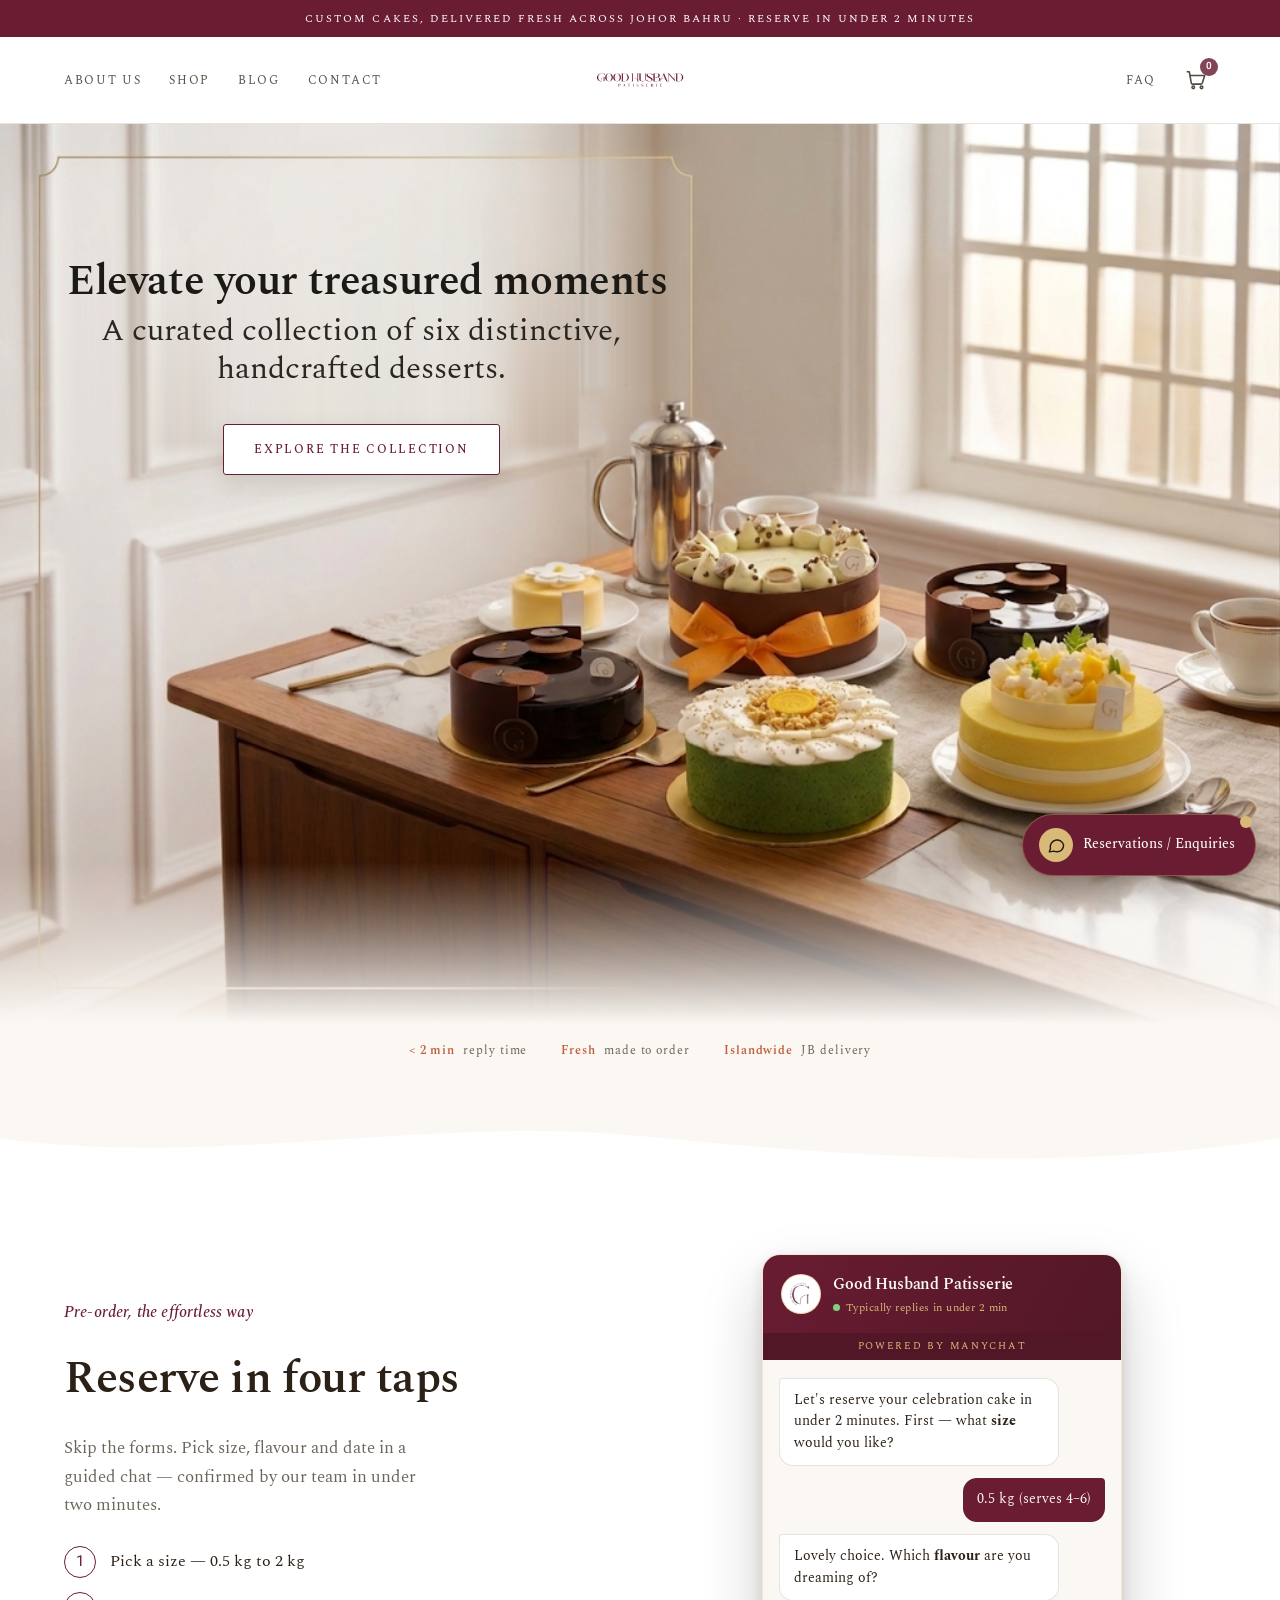
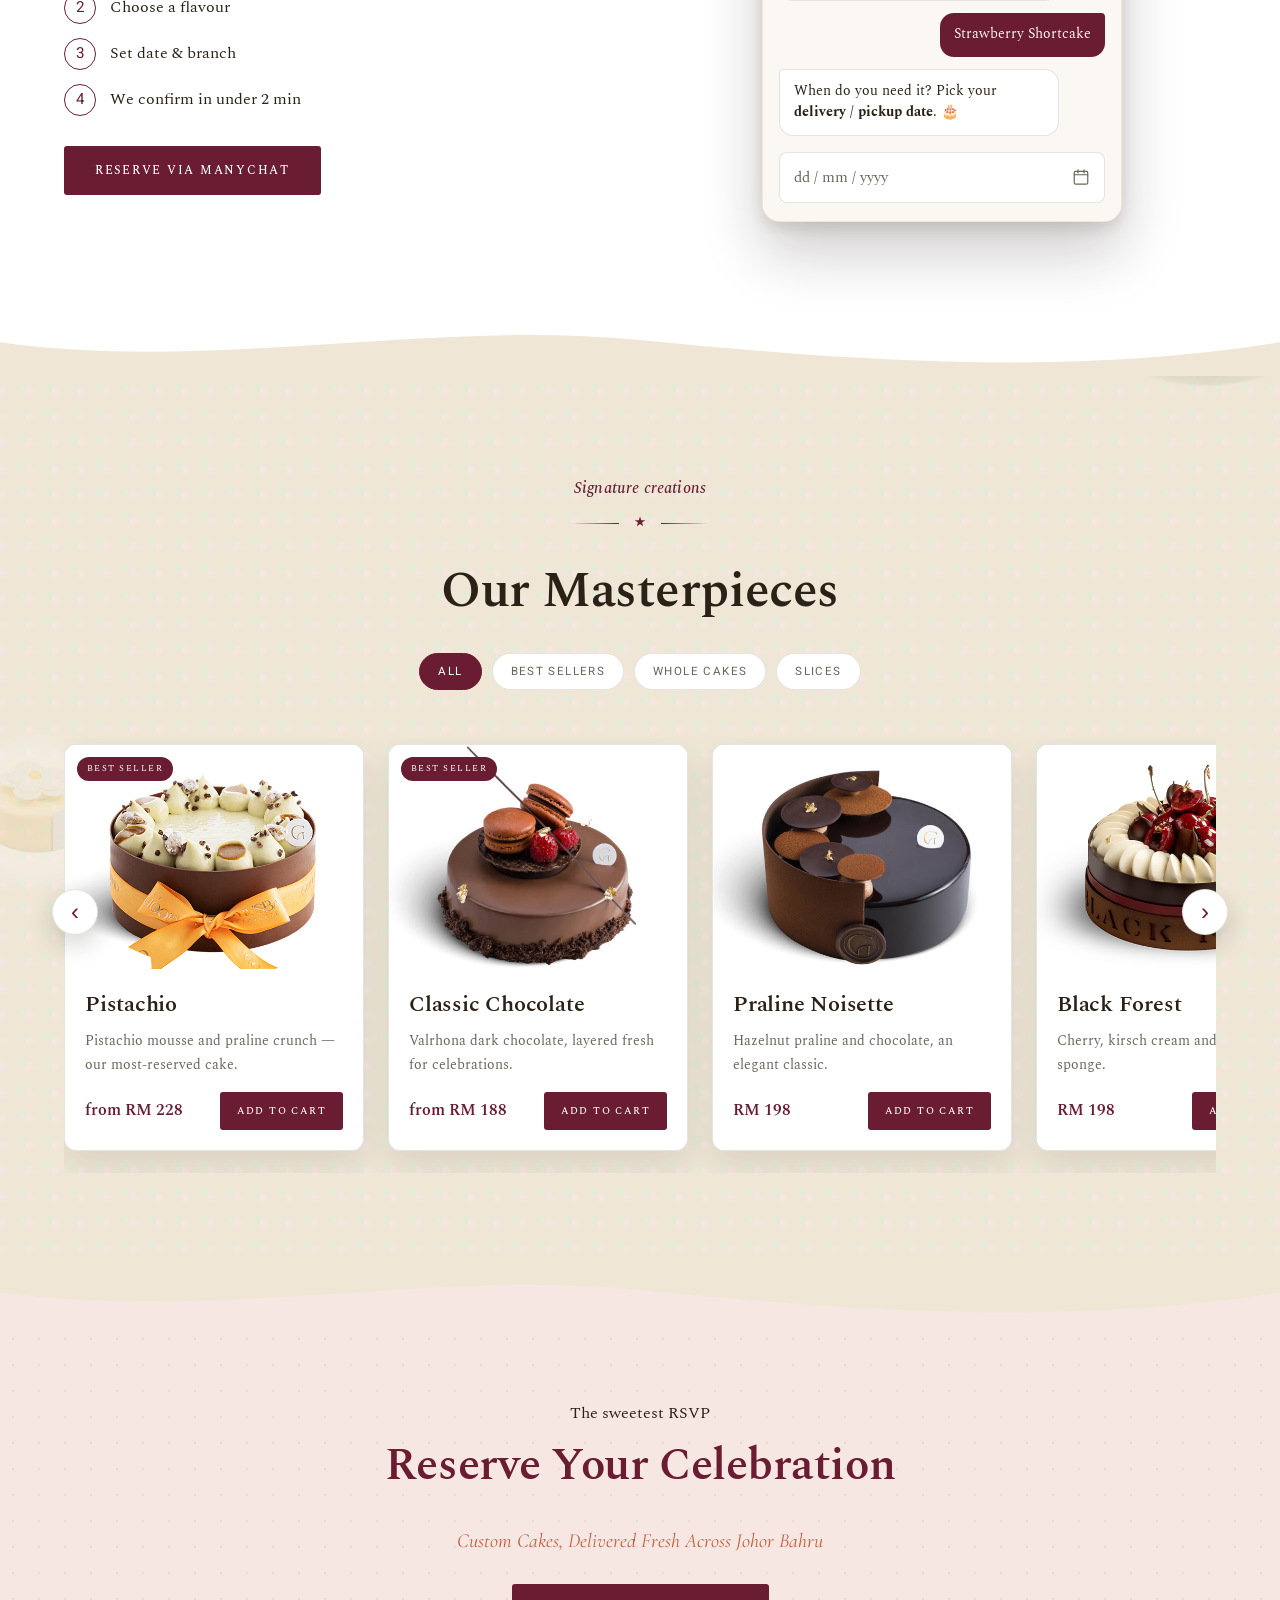
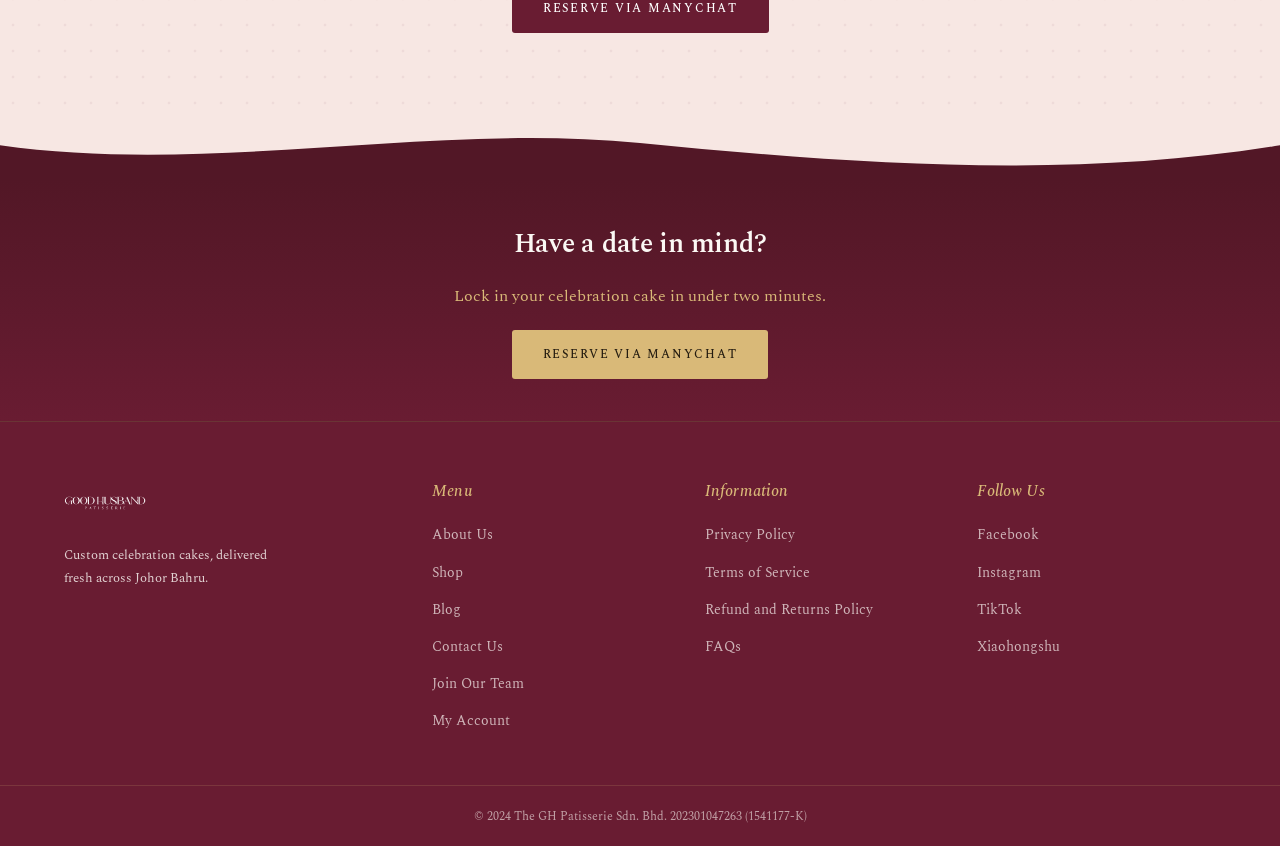
<file: index.html>
<!DOCTYPE html>
<html lang="en">
<head>
  <meta charset="UTF-8" />
  <meta name="viewport" content="width=device-width, initial-scale=1.0" />
  <title>Reserve Your Celebration — Good Husband Patisserie</title>
  <meta name="description" content="Custom Cakes, Delivered Fresh Across Johor Bahru. Reserve your celebration cake in under 2 minutes via ManyChat." />
  <link rel="preconnect" href="https://fonts.googleapis.com" />
  <link rel="preconnect" href="https://fonts.gstatic.com" crossorigin />
  <link href="https://fonts.googleapis.com/css2?family=Cormorant+Garamond:ital,wght@0,500;0,600;1,500;1,600&family=Heebo:wght@300;400;500;600;700&family=Spectral:ital,wght@0,300;0,400;0,500;0,600;1,400;1,500&display=swap" rel="stylesheet" />
  <link rel="stylesheet" href="assets/css/styles.css" />
</head>
<body>

  <div class="topbar">Custom Cakes, Delivered Fresh Across Johor Bahru · Reserve in under 2 minutes</div>

  <!-- NAV -->
  <header class="nav">
    <div class="nav__inner">
      <nav class="nav__links" aria-label="Primary">
        <a href="about.html">About Us</a>
        <a href="shop.html">Shop</a>
        <a href="blog.html">Blog</a>
        <a href="#" onclick="openContact(); return false;">Contact</a>
      </nav>
      <div class="nav__brand">
        <a href="index.html"><img src="assets/img/logo-dark.png" alt="Good Husband Patisserie" /></a>
      </div>
      <div class="nav__right">
        <a href="faq.html" class="icon-link">FAQ</a>
        <button class="nav__toggle" aria-label="Menu">&#9776;</button>
      </div>
    </div>
  </header>

  <!-- HERO — imported from Design (Hero.dc.html): clean scene + gold frame + live copy -->
  <section class="hero">
    <div class="hero-shot">
      <img class="hero-shot__img" src="assets/img/hero-scene.png" width="1024" height="719"
           alt="A curated collection of six distinctive, handcrafted desserts arranged on a wooden sideboard by a sunlit window" />

      <!-- Live copy + Explore CTA -->
      <div class="hero-copy reveal">
        <h1>Elevate your treasured moments</h1>
        <p>A curated collection of six distinctive,<br />handcrafted desserts.</p>
        <a href="shop.html" class="btn hero-explore">Explore the Collection</a>
      </div>
    </div>
    <div class="hero__trust reveal">
      <span><b>&lt; 2 min</b> reply time</span>
      <span><b>Fresh</b> made to order</span>
      <span><b>Islandwide</b> JB delivery</span>
    </div>
  </section>

  <!-- wave: hero (cream) → pre-order (white) -->
  <div class="wave wave--cream-paper">
    <svg viewBox="0 0 1440 64" preserveAspectRatio="none" aria-hidden="true"><path d="M0,34 C240,60 480,14 720,32 C960,50 1200,64 1440,34 L1440,64 L0,64 Z"></path></svg>
  </div>

  <!-- PRE-ORDER — concise copy + floating chat mockup -->
  <section class="section section--paper" id="about">
    <div class="container">
      <div class="preorder">
        <div class="preorder__copy reveal reveal--left">
          <p class="eyebrow">Pre-order, the effortless way</p>
          <h2>Reserve in four taps</h2>
          <p class="preorder__lead">Skip the forms. Pick size, flavour and date in a guided chat — confirmed by our team in under two minutes.</p>
          <ol class="preorder__steps">
            <li><span>1</span> Pick a size — 0.5&nbsp;kg to 2&nbsp;kg</li>
            <li><span>2</span> Choose a flavour</li>
            <li><span>3</span> Set date &amp; branch</li>
            <li><span>4</span> We confirm in under 2&nbsp;min</li>
          </ol>
          <button class="btn btn-gold" onclick="openManyChat()">Reserve via ManyChat</button>
        </div>

        <div class="preorder__media reveal reveal--right">
          <div class="chat-mock" aria-hidden="true">
            <div class="chat-mock__head">
              <span class="chat-mock__avatar"><img src="assets/img/gh-mark.png" alt="Good Husband Patisserie" /></span>
              <div>
                <h4>Good Husband Patisserie</h4>
                <span class="chat-mock__status">Typically replies in under 2 min</span>
              </div>
            </div>
            <div class="chat-mock__brand">Powered by ManyChat</div>
            <div class="chat-mock__body">
              <div class="cm-msg cm-msg--bot">Let's reserve your celebration cake in under 2 minutes. First — what <b>size</b> would you like?</div>
              <div class="cm-msg cm-msg--user">0.5 kg (serves 4–6)</div>
              <div class="cm-msg cm-msg--bot">Lovely choice. Which <b>flavour</b> are you dreaming of?</div>
              <div class="cm-msg cm-msg--user">Strawberry Shortcake</div>
              <div class="cm-msg cm-msg--bot">When do you need it? Pick your <b>delivery / pickup date</b>. 🎂</div>
              <div class="cm-date">dd / mm / yyyy
                <svg viewBox="0 0 24 24" fill="none" stroke="currentColor" stroke-width="1.6" stroke-linecap="round" stroke-linejoin="round"><rect x="3" y="4.5" width="18" height="17" rx="2"/><path d="M3 9h18M8 2.5v4M16 2.5v4"/></svg>
              </div>
            </div>
          </div>
        </div>
      </div>
    </div>
  </section>

  <!-- wave: pre-order (white) → masterpieces (cream-deep) -->
  <div class="wave wave--paper-deep">
    <svg viewBox="0 0 1440 64" preserveAspectRatio="none" aria-hidden="true"><path d="M0,34 C240,60 480,14 720,32 C960,50 1200,64 1440,34 L1440,64 L0,64 Z"></path></svg>
  </div>

  <!-- OUR MASTERPIECES -->
  <section class="section tex-dots masterpieces" id="masterpieces">
    <div class="bake-orb" data-parallax="0.14" style="width:280px;height:280px;top:-80px;right:-70px;opacity:.22;"><img src="assets/img/ujicha.jpg" alt="" /></div>
    <div class="bake-orb" data-parallax="0.22" style="width:170px;height:170px;bottom:-30px;left:-50px;opacity:.2;"><img src="assets/img/yuzu-slice.jpg" alt="" /></div>
    <div class="container">
      <div class="section__head reveal">
        <p class="eyebrow">Signature creations</p>
        <div class="flourish"><svg viewBox="0 0 24 24" fill="currentColor"><path d="M12 2l1.6 4.9H19l-4.3 3.1 1.6 4.9L12 11.9 7.7 15l1.6-4.9L5 7h5.4L12 2z"/></svg></div>
        <h2>Our Masterpieces</h2>
        <div class="mp-filters" role="tablist" aria-label="Filter masterpieces">
          <button class="pill active" data-filter="all">All</button>
          <button class="pill" data-filter="best">Best Sellers</button>
          <button class="pill" data-filter="cakes">Whole Cakes</button>
          <button class="pill" data-filter="slices">Slices</button>
        </div>
      </div>

      <div class="mp-carousel reveal">
        <button class="mp-nav mp-nav--prev" type="button" aria-label="Previous">&#8249;</button>
        <div class="mp-track" data-stagger>

          <article class="mp-card" data-cat="cakes best">
            <a class="mp-card__photo" href="product.html"><img src="assets/img/pistachio.jpg" alt="Pistachio celebration cake" /><span class="mp-card__tag">Best Seller</span></a>
            <div class="mp-card__body">
              <h3><a href="product.html">Pistachio</a></h3>
              <p>Pistachio mousse and praline crunch — our most-reserved cake.</p>
              <div class="mp-card__foot">
                <span class="price">from RM 228</span>
                <button class="btn btn-gold" data-add data-name="Pistachio" data-price="228">Add to Cart</button>
              </div>
            </div>
          </article>

          <article class="mp-card" data-cat="cakes best">
            <a class="mp-card__photo" href="product.html"><img src="assets/img/classic-chocolate.jpg" alt="Classic Chocolate Cake" /><span class="mp-card__tag">Best Seller</span></a>
            <div class="mp-card__body">
              <h3><a href="product.html">Classic Chocolate</a></h3>
              <p>Valrhona dark chocolate, layered fresh for celebrations.</p>
              <div class="mp-card__foot">
                <span class="price">from RM 188</span>
                <button class="btn btn-gold" data-add data-name="Classic Chocolate" data-price="188">Add to Cart</button>
              </div>
            </div>
          </article>

          <article class="mp-card" data-cat="cakes">
            <a class="mp-card__photo" href="product.html"><img src="assets/img/pnc.jpg" alt="Praline Noisette Chocolat" /></a>
            <div class="mp-card__body">
              <h3><a href="product.html">Praline Noisette</a></h3>
              <p>Hazelnut praline and chocolate, an elegant classic.</p>
              <div class="mp-card__foot">
                <span class="price">RM 198</span>
                <button class="btn btn-gold" data-add data-name="Praline Noisette" data-price="198">Add to Cart</button>
              </div>
            </div>
          </article>

          <article class="mp-card" data-cat="cakes">
            <a class="mp-card__photo" href="product.html"><img src="assets/img/blackforest.jpg" alt="Black Forest cake" /></a>
            <div class="mp-card__body">
              <h3><a href="product.html">Black Forest</a></h3>
              <p>Cherry, kirsch cream and dark chocolate sponge.</p>
              <div class="mp-card__foot">
                <span class="price">RM 198</span>
                <button class="btn btn-gold" data-add data-name="Black Forest" data-price="198">Add to Cart</button>
              </div>
            </div>
          </article>

          <article class="mp-card" data-cat="cakes">
            <a class="mp-card__photo" href="product.html"><img src="assets/img/ujicha.jpg" alt="Ujicha Matcha cake" /></a>
            <div class="mp-card__body">
              <h3><a href="product.html">Ujicha Matcha</a></h3>
              <p>Kyoto matcha mousse with a delicate azuki heart.</p>
              <div class="mp-card__foot">
                <span class="price">RM 208</span>
                <button class="btn btn-gold" data-add data-name="Ujicha Matcha" data-price="208">Add to Cart</button>
              </div>
            </div>
          </article>

          <article class="mp-card" data-cat="slices">
            <a class="mp-card__photo" href="product.html"><img src="assets/img/yuzu-slice.jpg" alt="Yuzu Blossom slice" /></a>
            <div class="mp-card__body">
              <h3><a href="product.html">Yuzu Blossom Slice</a></h3>
              <p>Bright yuzu curd on almond sponge, by the slice.</p>
              <div class="mp-card__foot">
                <span class="price">RM 42</span>
                <button class="btn btn-gold" data-add data-name="Yuzu Blossom Slice" data-price="42">Add to Cart</button>
              </div>
            </div>
          </article>

          <article class="mp-card" data-cat="slices">
            <a class="mp-card__photo" href="product.html"><img src="assets/img/taro-slice.jpg" alt="Taro Pudding slice" /></a>
            <div class="mp-card__body">
              <h3><a href="product.html">Taro Pudding Slice</a></h3>
              <p>Silky taro cream over a soft vanilla base.</p>
              <div class="mp-card__foot">
                <span class="price">RM 38</span>
                <button class="btn btn-gold" data-add data-name="Taro Pudding Slice" data-price="38">Add to Cart</button>
              </div>
            </div>
          </article>

        </div>
        <button class="mp-nav mp-nav--next" type="button" aria-label="Next">&#8250;</button>
      </div>
    </div>
  </section>

  <!-- wave: masterpieces (cream-deep) → band (blush) -->
  <div class="wave wave--deep-blush">
    <svg viewBox="0 0 1440 64" preserveAspectRatio="none" aria-hidden="true"><path d="M0,34 C240,60 480,14 720,32 C960,50 1200,64 1440,34 L1440,64 L0,64 Z"></path></svg>
  </div>

  <!-- CAMPAIGN BAND -->
  <section class="band tex-dots" id="contact">
    <div class="bake-orb" data-parallax="0.16" style="width:200px;height:200px;top:-40px;left:8%;opacity:.22;"><img src="assets/img/classic-chocolate.jpg" alt="" /></div>
    <div class="bake-orb" data-parallax="0.24" style="width:150px;height:150px;bottom:-40px;right:10%;opacity:.2;"><img src="assets/img/viennoiseries.jpg" alt="" /></div>
    <div class="container" data-stagger>
      <span class="hero__pill reveal" style="margin-bottom:16px;">The sweetest RSVP</span>
      <h2 class="reveal">Reserve Your Celebration</h2>
      <p class="reveal">Custom Cakes, Delivered Fresh Across Johor Bahru</p>
      <button class="btn btn-gold reveal" onclick="openManyChat()">Reserve via ManyChat</button>
    </div>
  </section>

  <!-- wave: band (blush) → maroon footer -->
  <div class="wave wave--blush-maroon">
    <svg viewBox="0 0 1440 64" preserveAspectRatio="none" aria-hidden="true"><path d="M0,34 C240,60 480,14 720,32 C960,50 1200,64 1440,34 L1440,64 L0,64 Z"></path></svg>
  </div>

  <!-- FOOTER -->
  <footer class="footer">
    <div class="footer__cta">
      <h3>Have a date in mind?</h3>
      <p>Lock in your celebration cake in under two minutes.</p>
      <button class="btn btn-gold" onclick="openManyChat()" style="background:var(--gold-soft); color:var(--chocolate);">Reserve via ManyChat</button>
    </div>
    <div class="footer__cols">
      <div class="footer__brand">
        <img src="assets/img/logo-white.png" alt="Good Husband Patisserie" />
        <p>Custom celebration cakes, delivered fresh across Johor Bahru.</p>
      </div>
      <div>
        <h4>Menu</h4>
        <ul>
          <li><a href="about.html">About Us</a></li>
          <li><a href="shop.html">Shop</a></li>
          <li><a href="blog.html">Blog</a></li>
          <li><a href="#" onclick="openContact(); return false;">Contact Us</a></li>
          <li><a href="#">Join Our Team</a></li>
          <li><a href="#">My Account</a></li>
        </ul>
      </div>
      <div>
        <h4>Information</h4>
        <ul>
          <li><a href="#">Privacy Policy</a></li>
          <li><a href="#">Terms of Service</a></li>
          <li><a href="#">Refund and Returns Policy</a></li>
          <li><a href="faq.html">FAQs</a></li>
        </ul>
      </div>
      <div>
        <h4>Follow Us</h4>
        <ul>
          <li><a href="#">Facebook</a></li>
          <li><a href="#">Instagram</a></li>
          <li><a href="#">TikTok</a></li>
          <li><a href="#">Xiaohongshu</a></li>
        </ul>
      </div>
    </div>
    <div class="footer__bottom">© 2024 The GH Patisserie Sdn. Bhd. 202301047263 (1541177-K)</div>
  </footer>

  <script src="assets/js/manychat-widget.js"></script>
  <script src="assets/js/contact-modal.js"></script>
  <script src="assets/js/cart.js"></script>
  <script src="assets/js/main.js"></script>
  <script src="assets/js/scroll-fx.js"></script>
</body>
</html>
</file>
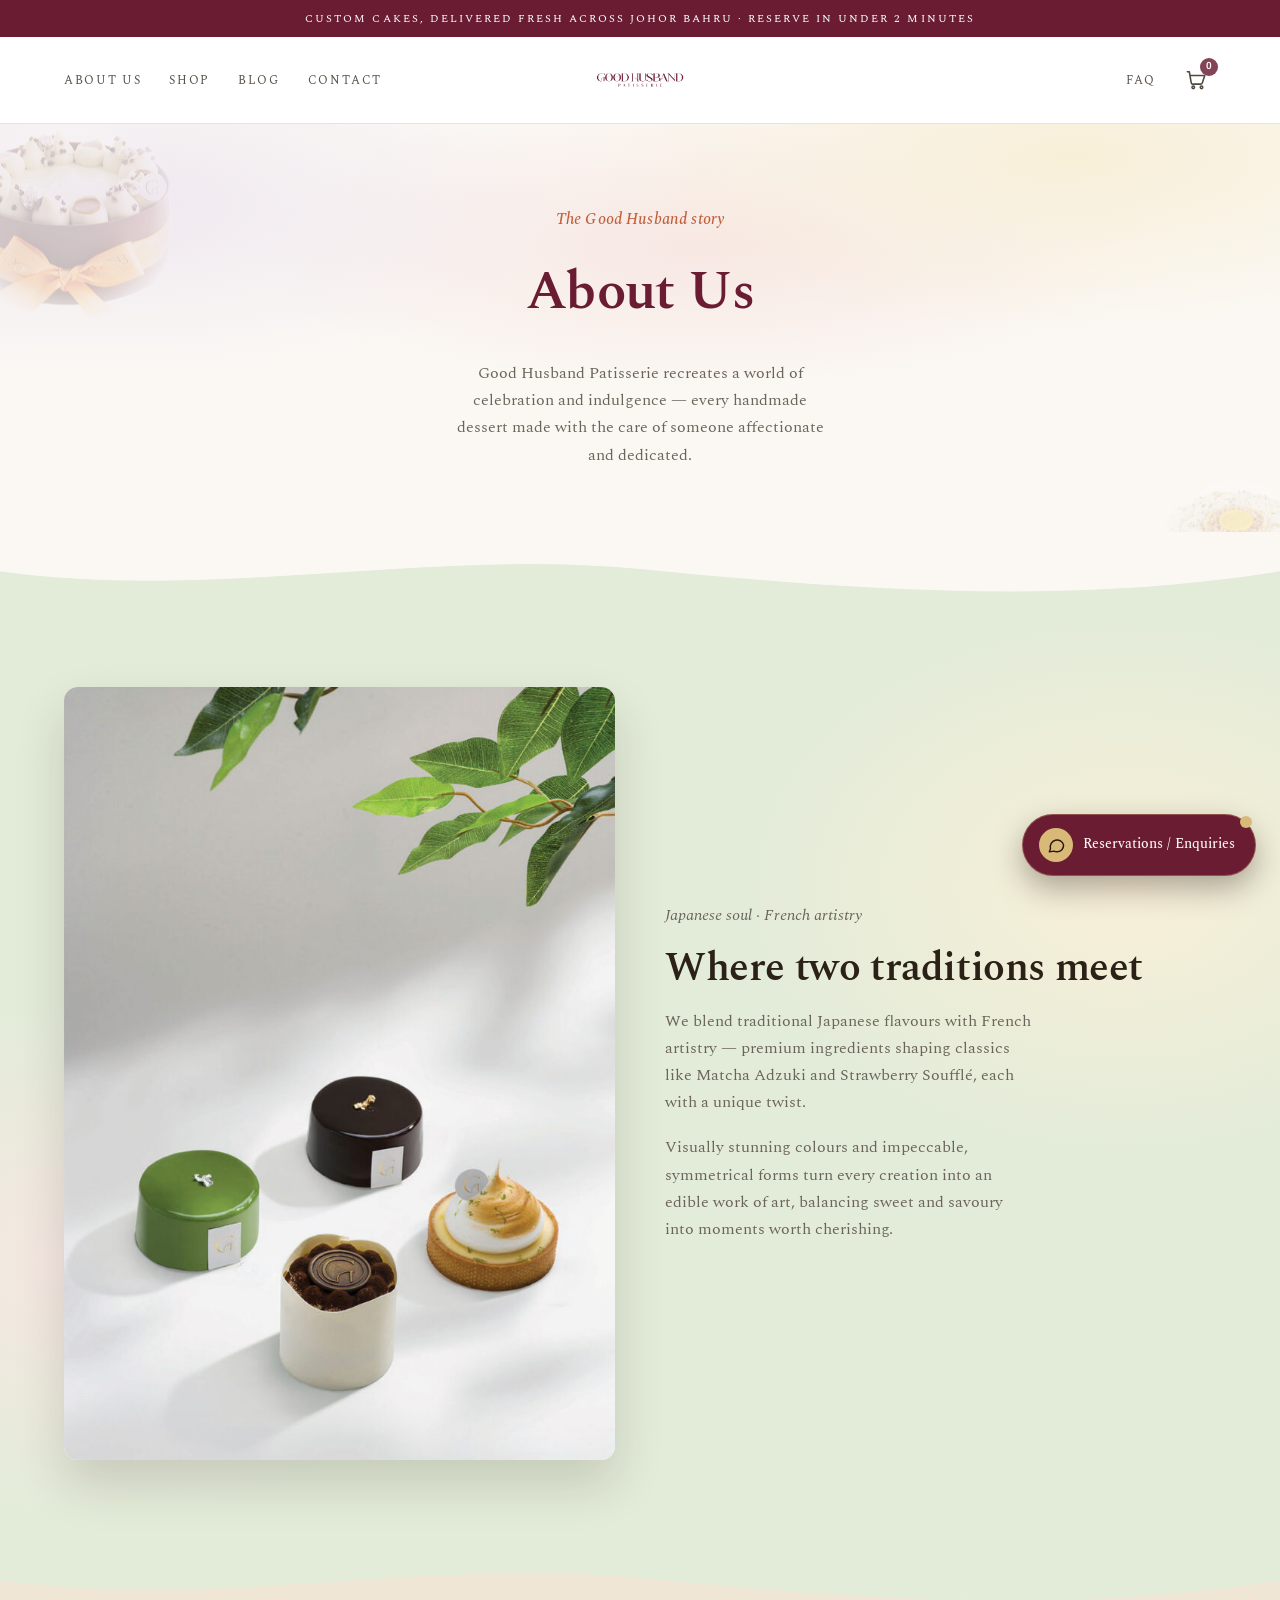
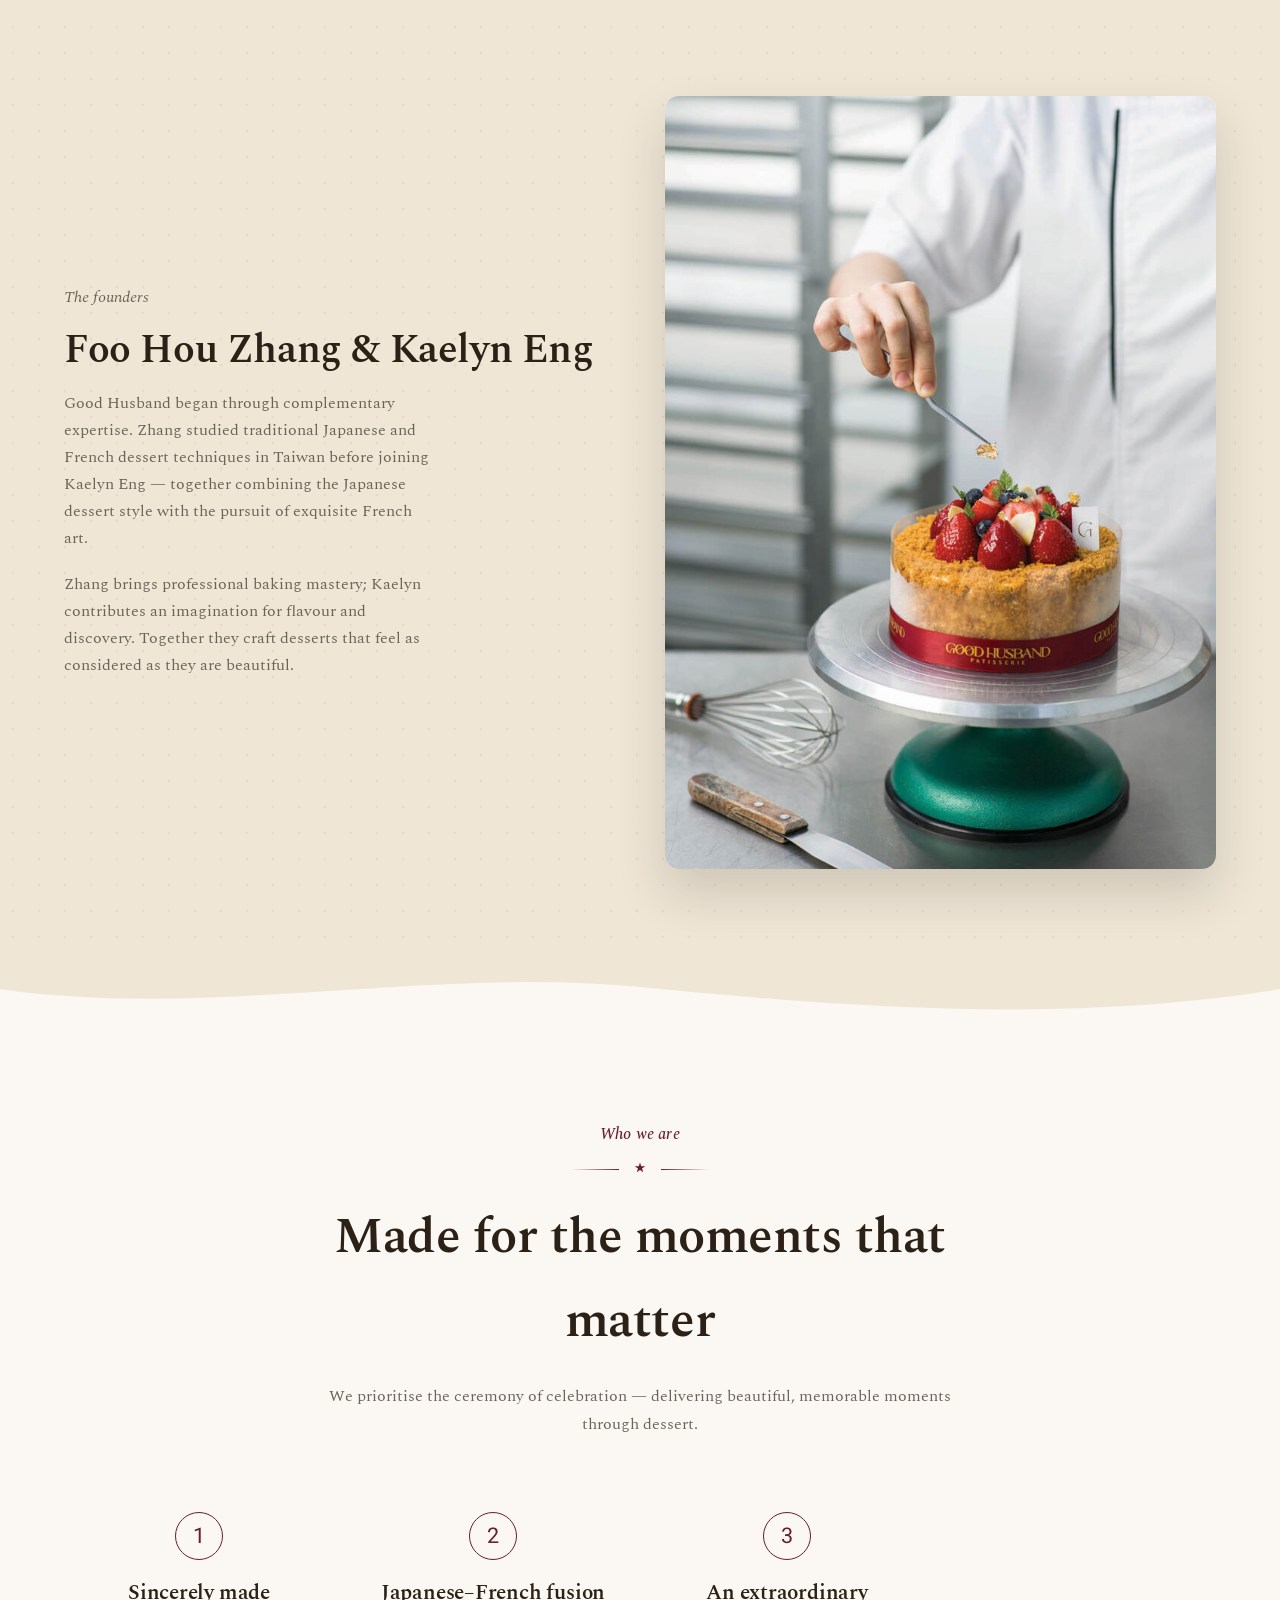
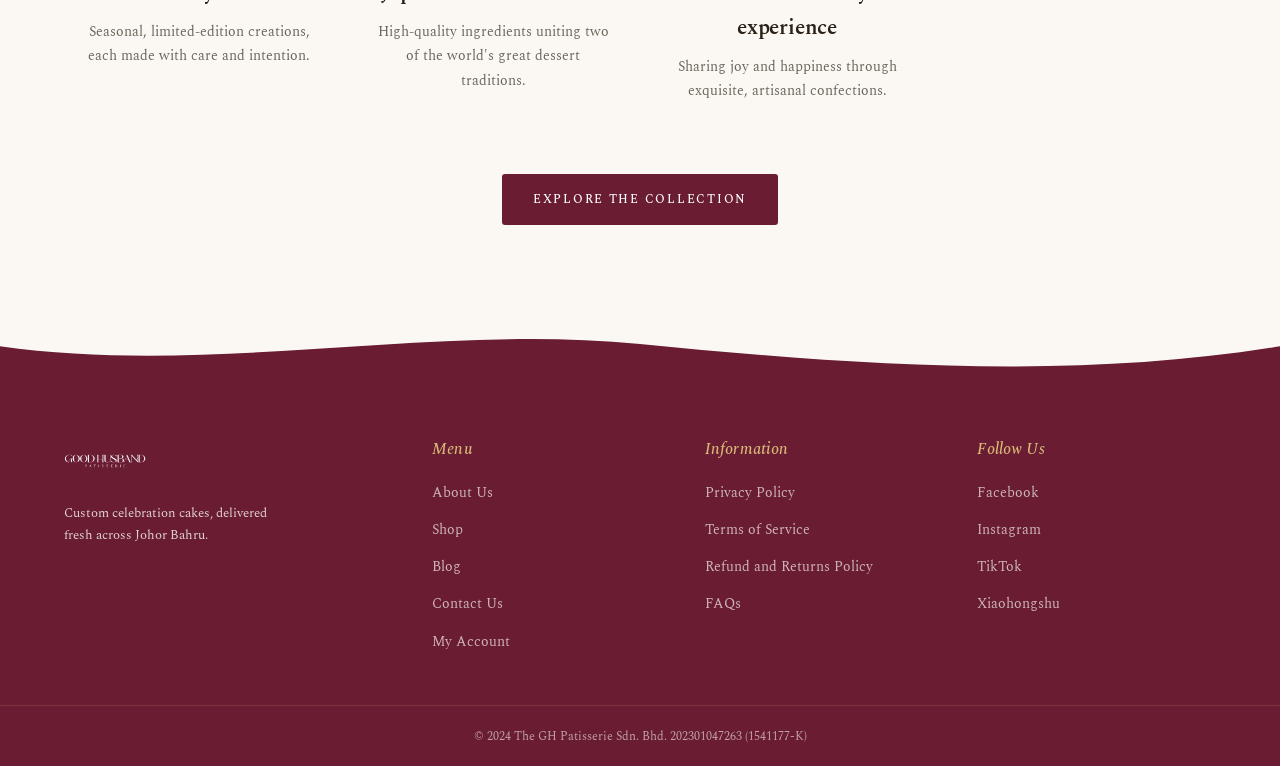
<file: about.html>
<!DOCTYPE html>
<html lang="en">
<head>
  <meta charset="UTF-8" />
  <meta name="viewport" content="width=device-width, initial-scale=1.0" />
  <title>About Us — Good Husband Patisserie</title>
  <meta name="description" content="Good Husband Patisserie recreates a world of celebration and indulgence — blending traditional Japanese flavours with French artistry across Johor Bahru." />
  <link rel="preconnect" href="https://fonts.googleapis.com" />
  <link rel="preconnect" href="https://fonts.gstatic.com" crossorigin />
  <link href="https://fonts.googleapis.com/css2?family=Cormorant+Garamond:ital,wght@0,500;0,600;1,500;1,600&family=Heebo:wght@300;400;500;600;700&family=Spectral:ital,wght@0,300;0,400;0,500;0,600;1,400;1,500&display=swap" rel="stylesheet" />
  <link rel="stylesheet" href="assets/css/styles.css" />
</head>
<body>

  <div class="topbar">Custom Cakes, Delivered Fresh Across Johor Bahru · Reserve in under 2 minutes</div>

  <!-- NAV -->
  <header class="nav">
    <div class="nav__inner">
      <nav class="nav__links" aria-label="Primary">
        <a href="about.html">About Us</a>
        <a href="shop.html">Shop</a>
        <a href="blog.html">Blog</a>
        <a href="#" onclick="openContact(); return false;">Contact</a>
      </nav>
      <div class="nav__brand">
        <a href="index.html"><img src="assets/img/logo-dark.png" alt="Good Husband Patisserie" /></a>
      </div>
      <div class="nav__right">
        <a href="faq.html" class="icon-link">FAQ</a>
        <button class="nav__toggle" aria-label="Menu">&#9776;</button>
      </div>
    </div>
  </header>

  <!-- ABOUT HERO -->
  <section class="blog-hero">
    <div class="bake-orb" data-parallax="0.14" style="width:220px;height:220px;top:-70px;left:-40px;opacity:.2;"><img src="assets/img/pistachio.jpg" alt="" /></div>
    <div class="bake-orb" data-parallax="0.2" style="width:150px;height:150px;bottom:-50px;right:-30px;opacity:.18;"><img src="assets/img/ujicha.jpg" alt="" /></div>
    <div data-stagger style="position:relative;z-index:1;">
      <p class="eyebrow reveal">The Good Husband story</p>
      <h1 class="reveal">About Us</h1>
      <p class="reveal">Good Husband Patisserie recreates a world of celebration and indulgence — every handmade dessert made with the care of someone affectionate and dedicated.</p>
    </div>
  </section>

  <!-- wave: hero (cream) → craft (sage) -->
  <div class="wave wave--cream-sage">
    <svg viewBox="0 0 1440 64" preserveAspectRatio="none" aria-hidden="true"><path d="M0,34 C240,60 480,14 720,32 C960,50 1200,64 1440,34 L1440,64 L0,64 Z"></path></svg>
  </div>

  <!-- OUR CRAFT -->
  <section class="section section--sage">
    <div class="container stories">
      <article class="story reveal">
        <div class="story__media story__media--photo"><img src="assets/img/about-artistry.png" alt="Signature petit gâteaux — matcha, dark chocolate, tiramisu and lemon meringue" /></div>
        <div class="story__copy">
          <p class="story__tag">Japanese soul · French artistry</p>
          <h2>Where two traditions meet</h2>
          <p>We blend traditional Japanese flavours with French artistry — premium ingredients shaping classics like Matcha Adzuki and Strawberry Soufflé, each with a unique twist.</p>
          <p>Visually stunning colours and impeccable, symmetrical forms turn every creation into an edible work of art, balancing sweet and savoury into moments worth cherishing.</p>
        </div>
      </article>
    </div>
  </section>

  <!-- wave: craft (sage) → story (cream-deep) -->
  <div class="wave wave--sage-deep">
    <svg viewBox="0 0 1440 64" preserveAspectRatio="none" aria-hidden="true"><path d="M0,34 C240,60 480,14 720,32 C960,50 1200,64 1440,34 L1440,64 L0,64 Z"></path></svg>
  </div>

  <!-- OUR STORY -->
  <section class="section section--cream-deep tex-dots">
    <div class="container stories">
      <article class="story story--reverse reveal">
        <div class="story__media story__media--photo"><img src="assets/img/about-craft.png" alt="A Good Husband pâtissier finishing a strawberry cake with gold leaf" /></div>
        <div class="story__copy">
          <p class="story__tag">The founders</p>
          <h2>Foo Hou Zhang &amp; Kaelyn Eng</h2>
          <p>Good Husband began through complementary expertise. Zhang studied traditional Japanese and French dessert techniques in Taiwan before joining Kaelyn Eng — together combining the Japanese dessert style with the pursuit of exquisite French art.</p>
          <p>Zhang brings professional baking mastery; Kaelyn contributes an imagination for flavour and discovery. Together they craft desserts that feel as considered as they are beautiful.</p>
        </div>
      </article>
    </div>
  </section>

  <!-- wave: story (cream-deep) → values (cream) -->
  <div class="wave wave--deep-cream">
    <svg viewBox="0 0 1440 64" preserveAspectRatio="none" aria-hidden="true"><path d="M0,34 C240,60 480,14 720,32 C960,50 1200,64 1440,34 L1440,64 L0,64 Z"></path></svg>
  </div>

  <!-- WHO WE ARE -->
  <section class="section section--cream">
    <div class="container">
      <div class="section__head reveal">
        <p class="eyebrow">Who we are</p>
        <div class="flourish"><svg viewBox="0 0 24 24" fill="currentColor"><path d="M12 2l1.6 4.9H19l-4.3 3.1 1.6 4.9L12 11.9 7.7 15l1.6-4.9L5 7h5.4L12 2z"/></svg></div>
        <h2>Made for the moments that matter</h2>
        <p>We prioritise the ceremony of celebration — delivering beautiful, memorable moments through dessert.</p>
      </div>
      <div class="steps" data-stagger>
        <div class="step reveal"><div class="step__num">1</div><h3>Sincerely made</h3><p>Seasonal, limited-edition creations, each made with care and intention.</p></div>
        <div class="step reveal"><div class="step__num">2</div><h3>Japanese–French fusion</h3><p>High-quality ingredients uniting two of the world's great dessert traditions.</p></div>
        <div class="step reveal"><div class="step__num">3</div><h3>An extraordinary experience</h3><p>Sharing joy and happiness through exquisite, artisanal confections.</p></div>
      </div>
      <div class="reveal" style="text-align:center; margin-top:44px;">
        <a href="shop.html" class="btn btn-gold">Explore the Collection</a>
      </div>
    </div>
  </section>

  <!-- wave: cream → maroon footer -->
  <div class="wave wave--cream-maroon">
    <svg viewBox="0 0 1440 64" preserveAspectRatio="none" aria-hidden="true"><path d="M0,34 C240,60 480,14 720,32 C960,50 1200,64 1440,34 L1440,64 L0,64 Z"></path></svg>
  </div>

  <!-- FOOTER -->
  <footer class="footer">
    <div class="footer__cols">
      <div class="footer__brand">
        <img src="assets/img/logo-white.png" alt="Good Husband Patisserie" />
        <p>Custom celebration cakes, delivered fresh across Johor Bahru.</p>
      </div>
      <div>
        <h4>Menu</h4>
        <ul>
          <li><a href="about.html">About Us</a></li>
          <li><a href="shop.html">Shop</a></li>
          <li><a href="blog.html">Blog</a></li>
          <li><a href="#" onclick="openContact(); return false;">Contact Us</a></li>
          <li><a href="#">My Account</a></li>
        </ul>
      </div>
      <div>
        <h4>Information</h4>
        <ul>
          <li><a href="#">Privacy Policy</a></li>
          <li><a href="#">Terms of Service</a></li>
          <li><a href="#">Refund and Returns Policy</a></li>
          <li><a href="faq.html">FAQs</a></li>
        </ul>
      </div>
      <div>
        <h4>Follow Us</h4>
        <ul>
          <li><a href="#">Facebook</a></li>
          <li><a href="#">Instagram</a></li>
          <li><a href="#">TikTok</a></li>
          <li><a href="#">Xiaohongshu</a></li>
        </ul>
      </div>
    </div>
    <div class="footer__bottom">© 2024 The GH Patisserie Sdn. Bhd. 202301047263 (1541177-K)</div>
  </footer>

  <script src="assets/js/manychat-widget.js"></script>
  <script src="assets/js/contact-modal.js"></script>
  <script src="assets/js/cart.js"></script>
  <script src="assets/js/main.js"></script>
  <script src="assets/js/scroll-fx.js"></script>
</body>
</html>
</file>
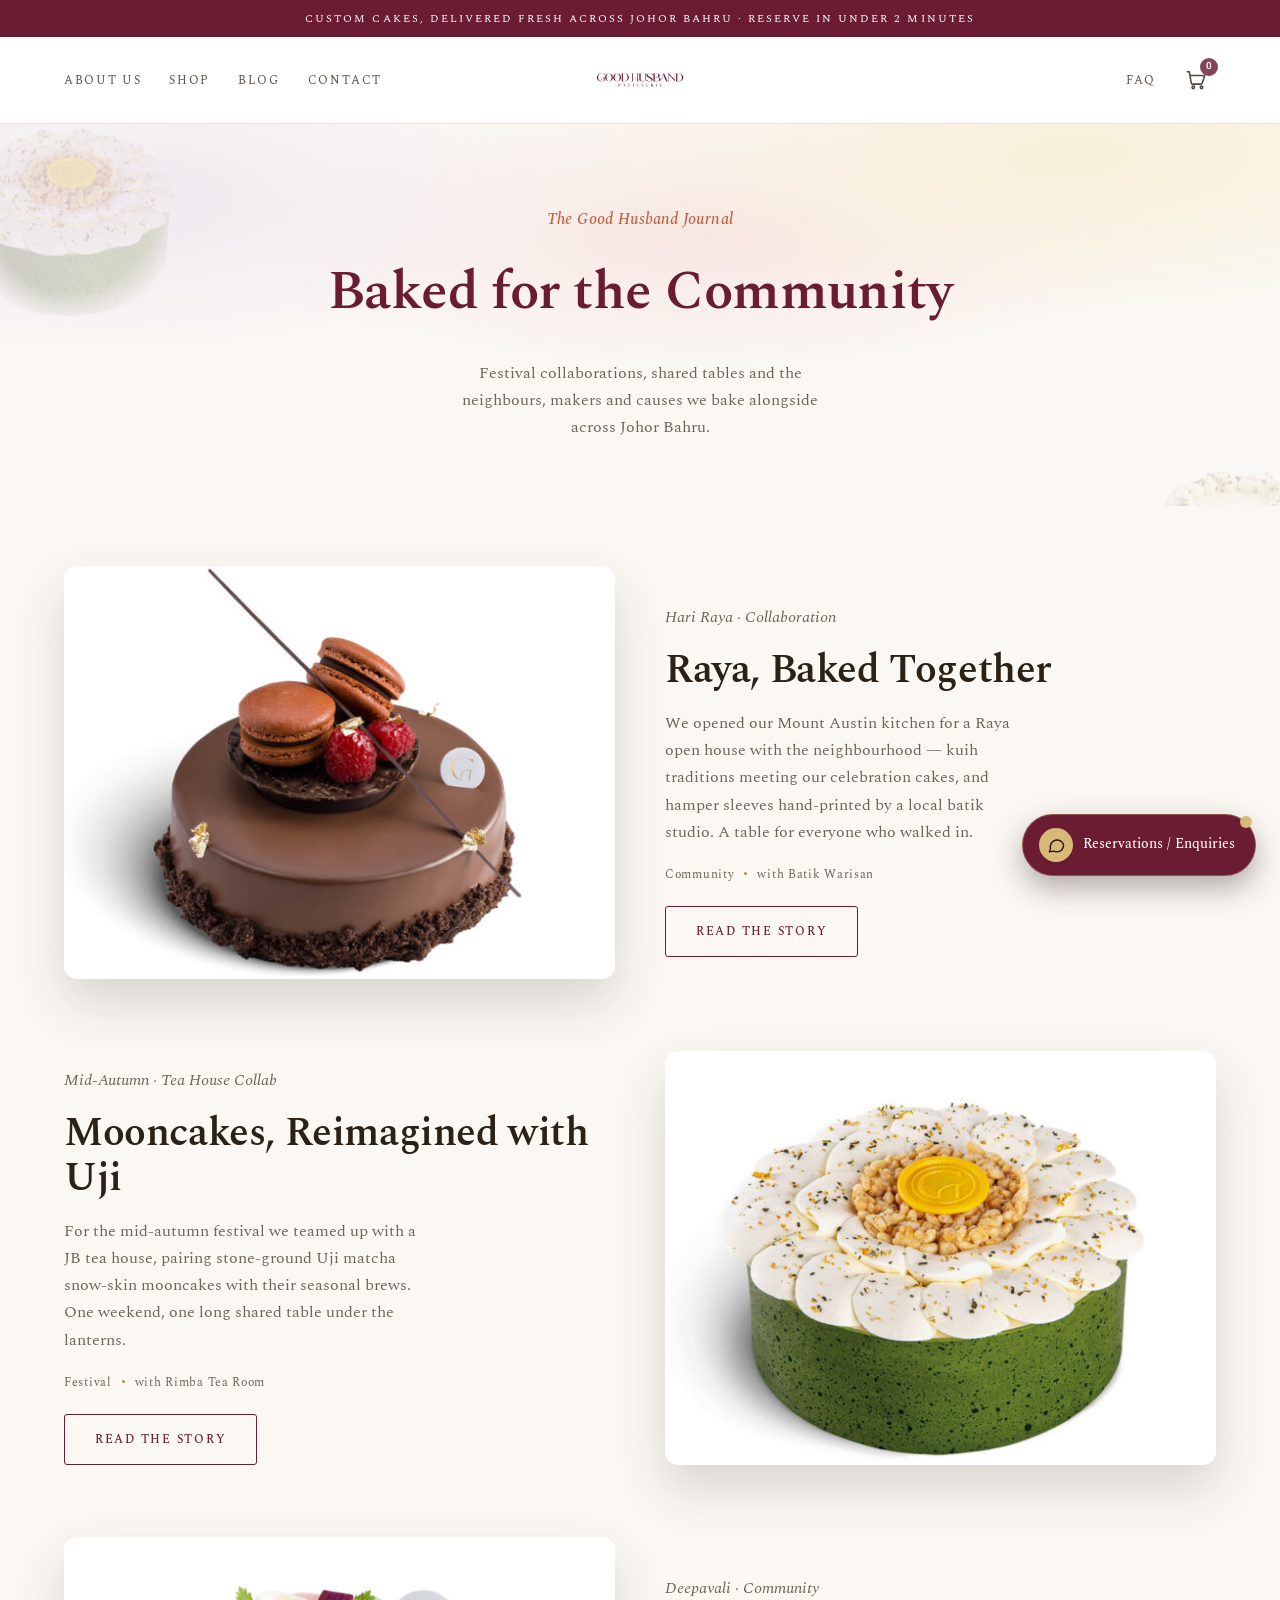
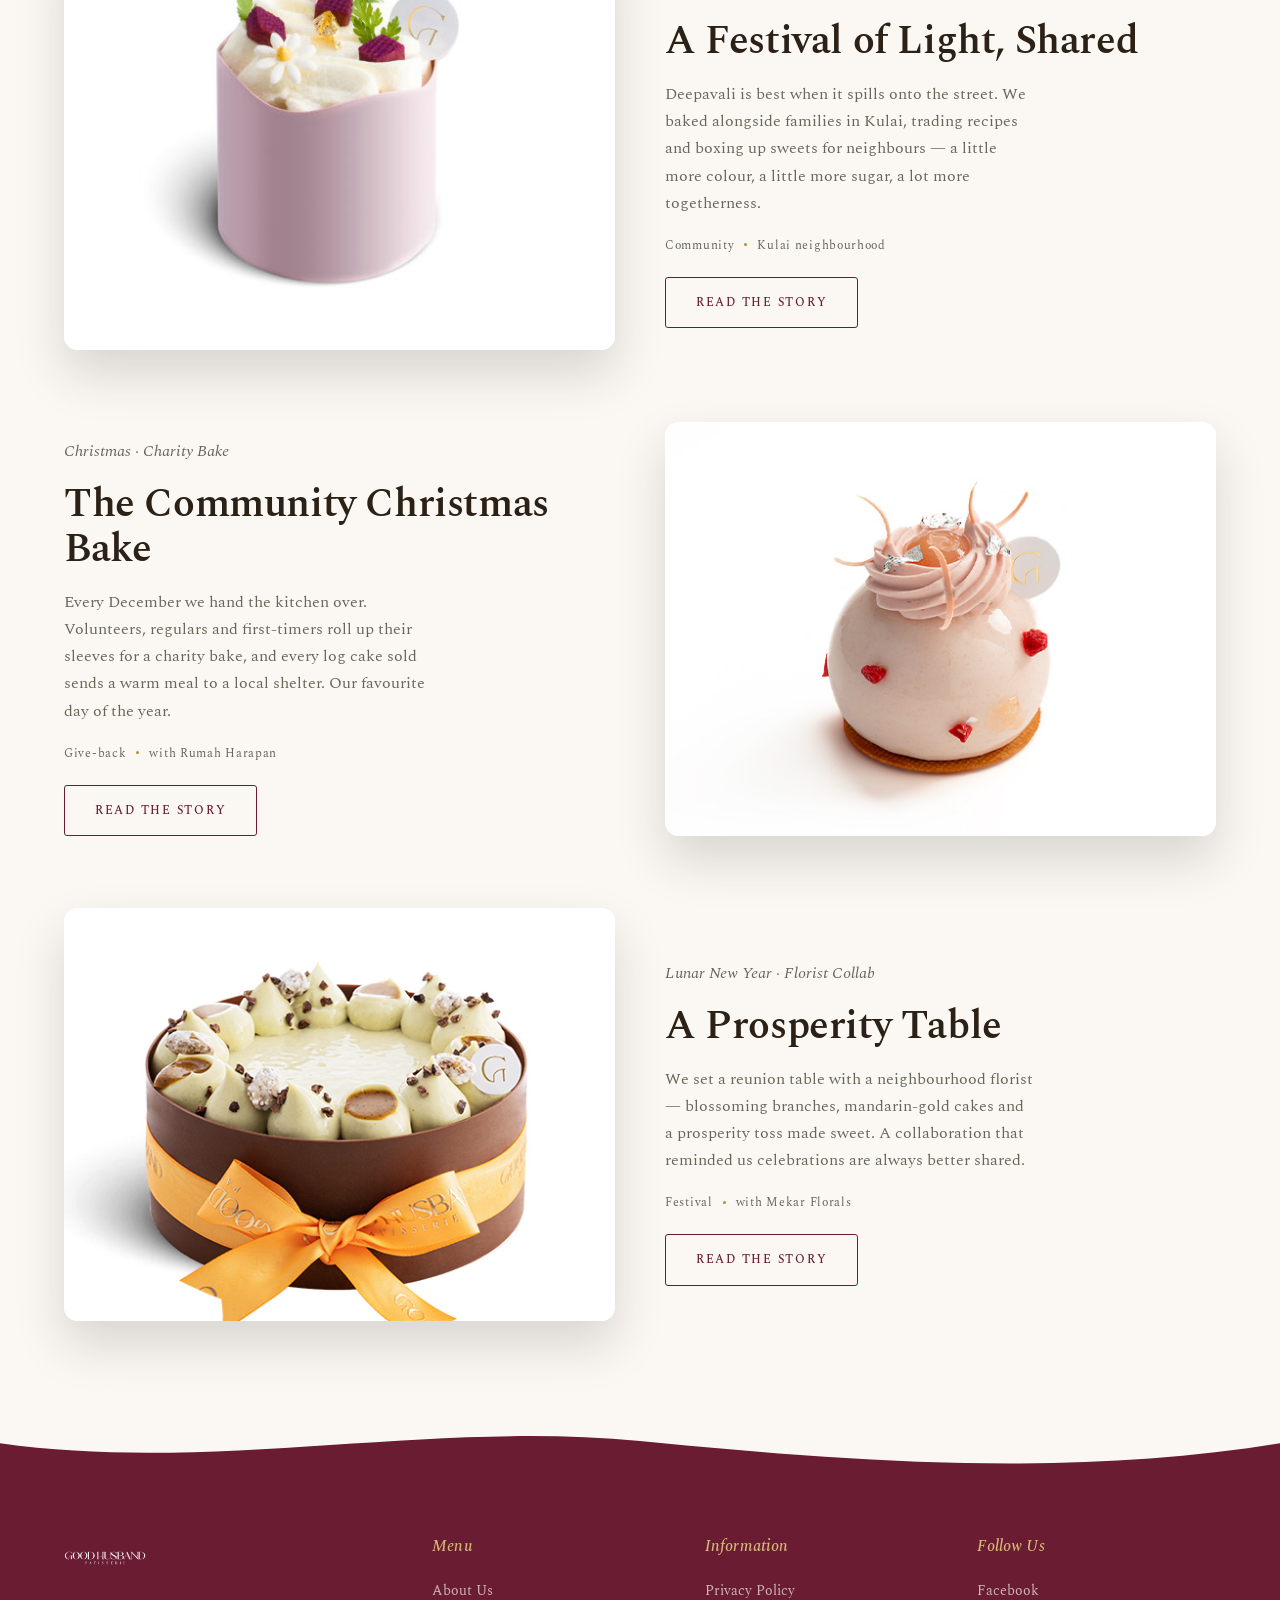
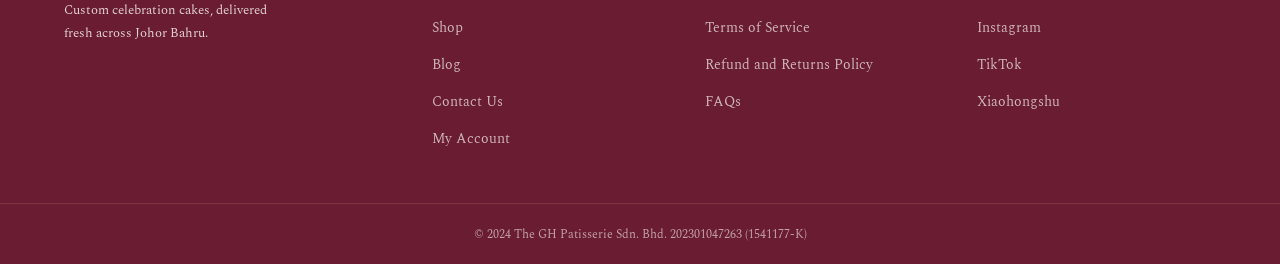
<file: blog.html>
<!DOCTYPE html>
<html lang="en">
<head>
  <meta charset="UTF-8" />
  <meta name="viewport" content="width=device-width, initial-scale=1.0" />
  <title>The Journal — Good Husband Patisserie</title>
  <meta name="description" content="Stories, seasons and sweet notes from the Good Husband Patisserie kitchen across Johor Bahru." />
  <link rel="preconnect" href="https://fonts.googleapis.com" />
  <link rel="preconnect" href="https://fonts.gstatic.com" crossorigin />
  <link href="https://fonts.googleapis.com/css2?family=Cormorant+Garamond:ital,wght@0,500;0,600;1,500;1,600&family=Heebo:wght@300;400;500;600;700&family=Spectral:ital,wght@0,300;0,400;0,500;0,600;1,400;1,500&display=swap" rel="stylesheet" />
  <link rel="stylesheet" href="assets/css/styles.css" />
</head>
<body>

  <div class="topbar">Custom Cakes, Delivered Fresh Across Johor Bahru · Reserve in under 2 minutes</div>

  <!-- NAV -->
  <header class="nav">
    <div class="nav__inner">
      <nav class="nav__links" aria-label="Primary">
        <a href="about.html">About Us</a>
        <a href="shop.html">Shop</a>
        <a href="blog.html">Blog</a>
        <a href="#" onclick="openContact(); return false;">Contact</a>
      </nav>
      <div class="nav__brand">
        <a href="index.html"><img src="assets/img/logo-dark.png" alt="Good Husband Patisserie" /></a>
      </div>
      <div class="nav__right">
        <a href="faq.html" class="icon-link">FAQ</a>
        <button class="nav__toggle" aria-label="Menu">&#9776;</button>
      </div>
    </div>
  </header>

  <!-- BLOG HERO -->
  <section class="blog-hero">
    <div class="bake-orb" data-parallax="0.14" style="width:220px;height:220px;top:-70px;left:-40px;opacity:.2;"><img src="assets/img/ujicha.jpg" alt="" /></div>
    <div class="bake-orb" data-parallax="0.2" style="width:150px;height:150px;bottom:-50px;right:-30px;opacity:.18;"><img src="assets/img/pistachio.jpg" alt="" /></div>
    <div data-stagger style="position:relative;z-index:1;">
      <p class="eyebrow reveal">The Good Husband Journal</p>
      <h1 class="reveal">Baked for the Community</h1>
      <p class="reveal">Festival collaborations, shared tables and the neighbours, makers and causes we bake alongside across Johor Bahru.</p>
    </div>
  </section>

  <!-- COMMUNITY STORIES — static, alternating full-width rows -->
  <section class="blog-section">
    <div class="container stories">

      <article class="story reveal">
        <div class="story__media"><img src="assets/img/classic-chocolate.jpg" alt="Hari Raya open house collaboration" /></div>
        <div class="story__copy">
          <p class="story__tag">Hari Raya · Collaboration</p>
          <h2>Raya, Baked Together</h2>
          <p>We opened our Mount Austin kitchen for a Raya open house with the neighbourhood — kuih traditions meeting our celebration cakes, and hamper sleeves hand-printed by a local batik studio. A table for everyone who walked in.</p>
          <div class="story__meta"><span>Community</span><span class="dot"></span><span>with Batik Warisan</span></div>
          <a href="#" class="btn btn-line">Read the story</a>
        </div>
      </article>

      <article class="story reveal">
        <div class="story__media"><img src="assets/img/ujicha.jpg" alt="Mid-Autumn tea house collaboration" /></div>
        <div class="story__copy">
          <p class="story__tag">Mid-Autumn · Tea House Collab</p>
          <h2>Mooncakes, Reimagined with Uji</h2>
          <p>For the mid-autumn festival we teamed up with a JB tea house, pairing stone-ground Uji matcha snow-skin mooncakes with their seasonal brews. One weekend, one long shared table under the lanterns.</p>
          <div class="story__meta"><span>Festival</span><span class="dot"></span><span>with Rimba Tea Room</span></div>
          <a href="#" class="btn btn-line">Read the story</a>
        </div>
      </article>

      <article class="story reveal">
        <div class="story__media"><img src="assets/img/taro-slice.jpg" alt="Deepavali community sweets" /></div>
        <div class="story__copy">
          <p class="story__tag">Deepavali · Community</p>
          <h2>A Festival of Light, Shared</h2>
          <p>Deepavali is best when it spills onto the street. We baked alongside families in Kulai, trading recipes and boxing up sweets for neighbours — a little more colour, a little more sugar, a lot more togetherness.</p>
          <div class="story__meta"><span>Community</span><span class="dot"></span><span>Kulai neighbourhood</span></div>
          <a href="#" class="btn btn-line">Read the story</a>
        </div>
      </article>

      <article class="story reveal">
        <div class="story__media"><img src="assets/img/penny.jpg" alt="Community Christmas charity bake" /></div>
        <div class="story__copy">
          <p class="story__tag">Christmas · Charity Bake</p>
          <h2>The Community Christmas Bake</h2>
          <p>Every December we hand the kitchen over. Volunteers, regulars and first-timers roll up their sleeves for a charity bake, and every log cake sold sends a warm meal to a local shelter. Our favourite day of the year.</p>
          <div class="story__meta"><span>Give-back</span><span class="dot"></span><span>with Rumah Harapan</span></div>
          <a href="#" class="btn btn-line">Read the story</a>
        </div>
      </article>

      <article class="story reveal">
        <div class="story__media"><img src="assets/img/pistachio.jpg" alt="Lunar New Year florist collaboration" /></div>
        <div class="story__copy">
          <p class="story__tag">Lunar New Year · Florist Collab</p>
          <h2>A Prosperity Table</h2>
          <p>We set a reunion table with a neighbourhood florist — blossoming branches, mandarin-gold cakes and a prosperity toss made sweet. A collaboration that reminded us celebrations are always better shared.</p>
          <div class="story__meta"><span>Festival</span><span class="dot"></span><span>with Mekar Florals</span></div>
          <a href="#" class="btn btn-line">Read the story</a>
        </div>
      </article>

    </div>
  </section>

  <!-- wave: cream → maroon footer -->
  <div class="wave wave--cream-maroon">
    <svg viewBox="0 0 1440 64" preserveAspectRatio="none" aria-hidden="true"><path d="M0,34 C240,60 480,14 720,32 C960,50 1200,64 1440,34 L1440,64 L0,64 Z"></path></svg>
  </div>

  <!-- FOOTER -->
  <footer class="footer">
    <div class="footer__cols">
      <div class="footer__brand">
        <img src="assets/img/logo-white.png" alt="Good Husband Patisserie" />
        <p>Custom celebration cakes, delivered fresh across Johor Bahru.</p>
      </div>
      <div>
        <h4>Menu</h4>
        <ul>
          <li><a href="about.html">About Us</a></li>
          <li><a href="shop.html">Shop</a></li>
          <li><a href="blog.html">Blog</a></li>
          <li><a href="#" onclick="openContact(); return false;">Contact Us</a></li>
          <li><a href="#">My Account</a></li>
        </ul>
      </div>
      <div>
        <h4>Information</h4>
        <ul>
          <li><a href="#">Privacy Policy</a></li>
          <li><a href="#">Terms of Service</a></li>
          <li><a href="#">Refund and Returns Policy</a></li>
          <li><a href="faq.html">FAQs</a></li>
        </ul>
      </div>
      <div>
        <h4>Follow Us</h4>
        <ul>
          <li><a href="#">Facebook</a></li>
          <li><a href="#">Instagram</a></li>
          <li><a href="#">TikTok</a></li>
          <li><a href="#">Xiaohongshu</a></li>
        </ul>
      </div>
    </div>
    <div class="footer__bottom">© 2024 The GH Patisserie Sdn. Bhd. 202301047263 (1541177-K)</div>
  </footer>

  <script src="assets/js/manychat-widget.js"></script>
  <script src="assets/js/contact-modal.js"></script>
  <script src="assets/js/cart.js"></script>
  <script src="assets/js/main.js"></script>
  <script src="assets/js/scroll-fx.js"></script>
</body>
</html>
</file>
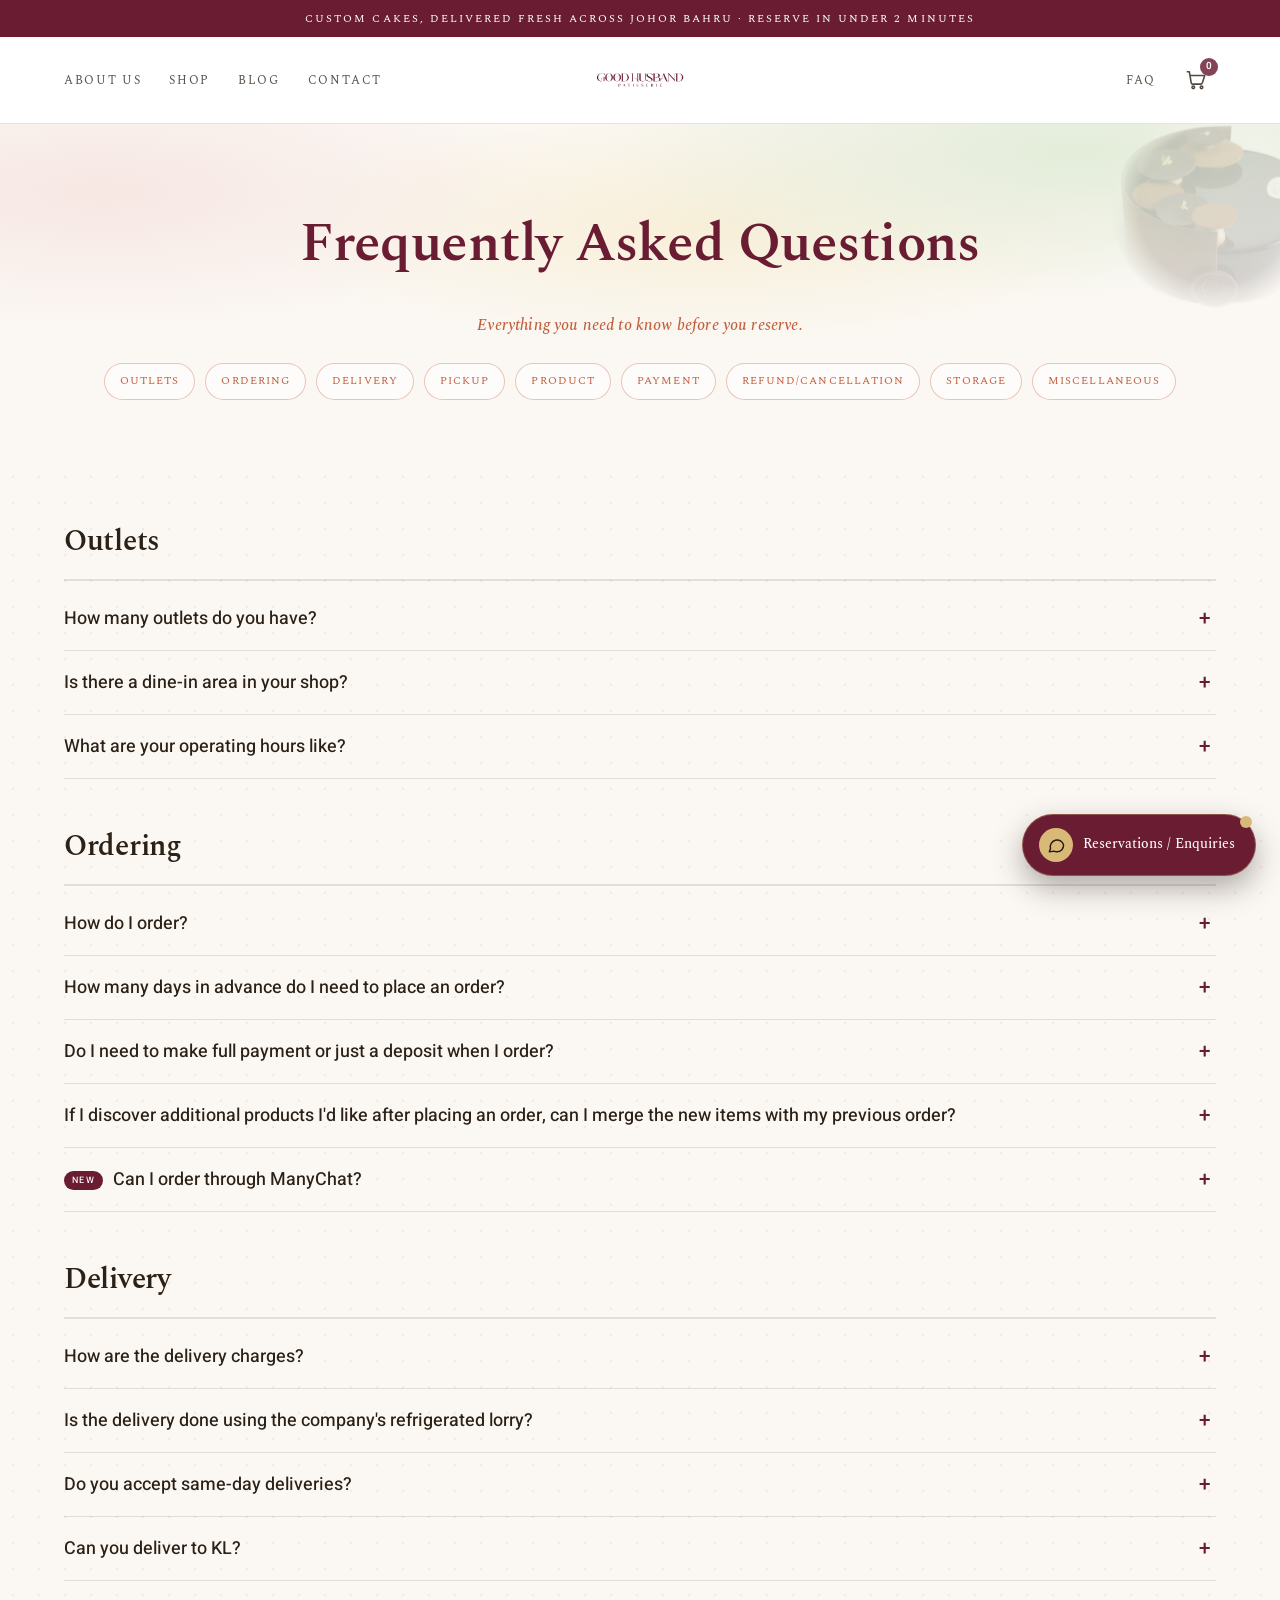
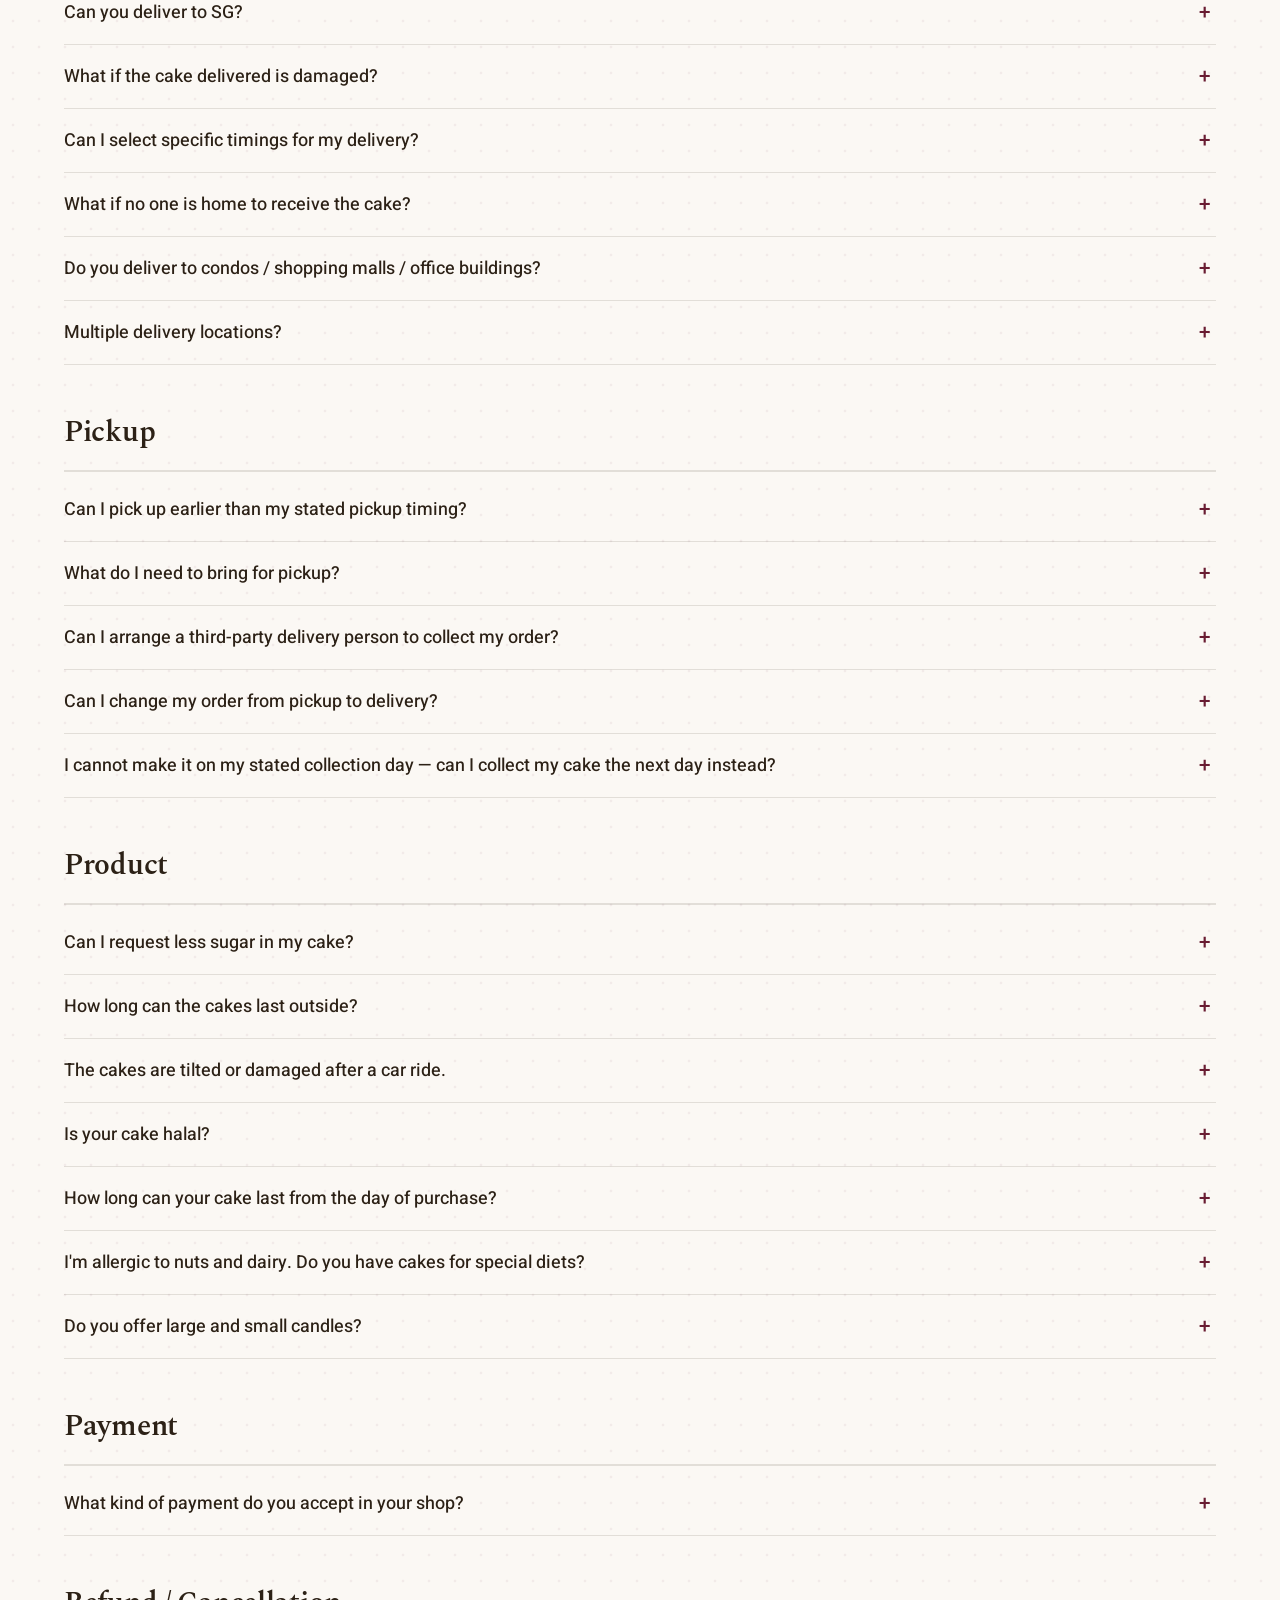
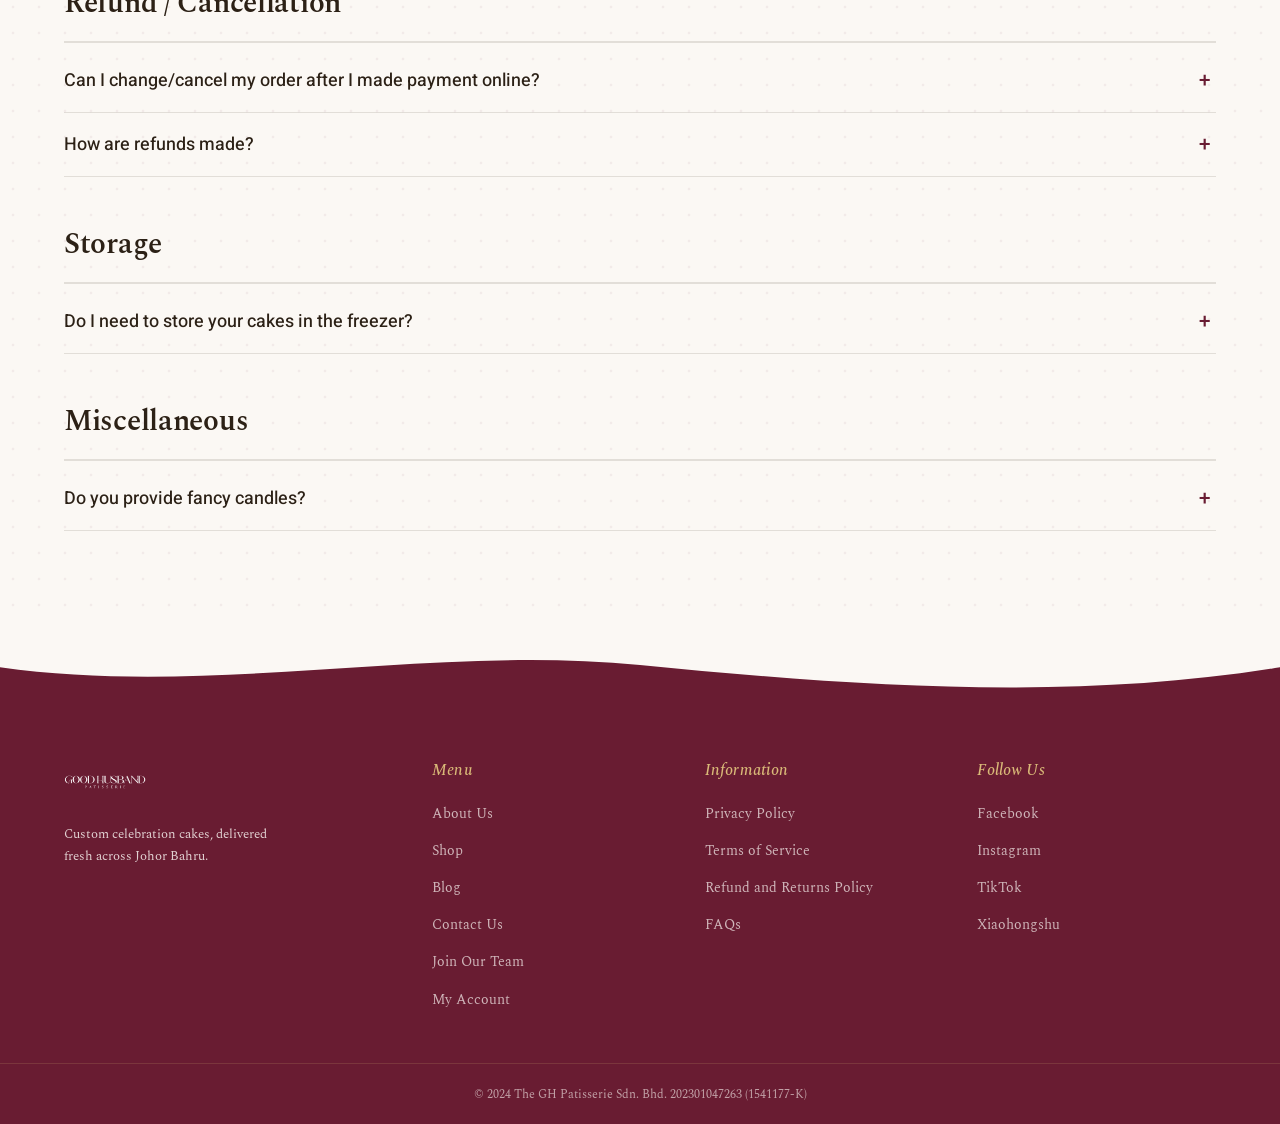
<file: faq.html>
<!DOCTYPE html>
<html lang="en">
<head>
  <meta charset="UTF-8" />
  <meta name="viewport" content="width=device-width, initial-scale=1.0" />
  <title>FAQs — Good Husband Patisserie</title>
  <meta name="description" content="Frequently asked questions about ordering, delivery, pickup and more at Good Husband Patisserie." />
  <link rel="preconnect" href="https://fonts.googleapis.com" />
  <link rel="preconnect" href="https://fonts.gstatic.com" crossorigin />
  <link href="https://fonts.googleapis.com/css2?family=Cormorant+Garamond:ital,wght@0,500;0,600;1,500;1,600&family=Heebo:wght@300;400;500;600;700&family=Spectral:ital,wght@0,300;0,400;0,500;0,600;1,400;1,500&display=swap" rel="stylesheet" />
  <link rel="stylesheet" href="assets/css/styles.css" />
</head>
<body>

  <div class="topbar">Custom Cakes, Delivered Fresh Across Johor Bahru · Reserve in under 2 minutes</div>

  <!-- NAV -->
  <header class="nav">
    <div class="nav__inner">
      <nav class="nav__links" aria-label="Primary">
        <a href="about.html">About Us</a>
        <a href="shop.html">Shop</a>
        <a href="blog.html">Blog</a>
        <a href="#" onclick="openContact(); return false;">Contact</a>
      </nav>
      <div class="nav__brand">
        <a href="index.html"><img src="assets/img/logo-dark.png" alt="Good Husband Patisserie" /></a>
      </div>
      <div class="nav__right">
        <a href="faq.html" class="icon-link">FAQ</a>
        <button class="nav__toggle" aria-label="Menu">&#9776;</button>
      </div>
    </div>
  </header>

  <!-- FAQ HERO -->
  <section class="faq-hero">
    <div class="bake-orb" data-parallax="0.14" style="width:210px;height:210px;top:-70px;right:-40px;opacity:.18;"><img src="assets/img/pnc.jpg" alt="" /></div>
    <div data-stagger style="position:relative;z-index:1;">
      <h1 class="reveal">Frequently Asked Questions</h1>
      <p class="reveal">Everything you need to know before you reserve.</p>
    </div>
    <nav class="faq-cats" aria-label="FAQ categories">
      <a href="#outlets">Outlets</a>
      <a href="#ordering">Ordering</a>
      <a href="#delivery">Delivery</a>
      <a href="#pickup">Pickup</a>
      <a href="#product">Product</a>
      <a href="#payment">Payment</a>
      <a href="#refund">Refund/Cancellation</a>
      <a href="#storage">Storage</a>
      <a href="#misc">Miscellaneous</a>
    </nav>
  </section>

  <section class="faq-section tex-dots">
    <div class="container">

      <!-- OUTLETS -->
      <div class="faq-cat" id="outlets">
        <h2>Outlets</h2>
        <div class="qa"><button class="qa__q">How many outlets do you have?</button><div class="qa__a"><p>We currently operate several outlets across Johor Bahru, including Mount Austin, Bukit Indah and Sutera Utama.</p></div></div>
        <div class="qa"><button class="qa__q">Is there a dine-in area in your shop?</button><div class="qa__a"><p>Our outlets are primarily for cake collection and takeaway; seating availability varies by branch.</p></div></div>
        <div class="qa"><button class="qa__q">What are your operating hours like?</button><div class="qa__a"><p>Most outlets open daily from 10am to 8pm. Hours may vary on public holidays.</p></div></div>
      </div>

      <!-- ORDERING -->
      <div class="faq-cat" id="ordering">
        <h2>Ordering</h2>
        <div class="qa"><button class="qa__q">How do I order?</button><div class="qa__a"><p>Order online through our Shop, in person at any outlet, or via our guided ManyChat pre-order flow.</p></div></div>
        <div class="qa"><button class="qa__q">How many days in advance do I need to place an order?</button><div class="qa__a"><p>We recommend ordering at least 2–3 days in advance for custom cakes; same-day slots are subject to availability.</p></div></div>
        <div class="qa"><button class="qa__q">Do I need to make full payment or just a deposit when I order?</button><div class="qa__a"><p>Full payment is required to confirm online orders. In-store custom orders may accept a deposit.</p></div></div>
        <div class="qa"><button class="qa__q">If I discover additional products I'd like after placing an order, can I merge the new items with my previous order?</button><div class="qa__a"><p>Where the delivery date and slot match, we can usually merge orders — reach out to our team to arrange it.</p></div></div>
        <!-- NEW ENTRY (campaign) -->
        <div class="qa qa--new"><button class="qa__q">Can I order through ManyChat?</button><div class="qa__a"><p>Yes — tap "Reserve via ManyChat" on the Home or Product page for a guided, minute-fast pre-order chat.</p></div></div>
      </div>

      <!-- DELIVERY -->
      <div class="faq-cat" id="delivery">
        <h2>Delivery</h2>
        <div class="qa"><button class="qa__q">How are the delivery charges?</button><div class="qa__a"><p>Delivery fees depend on your location within Johor Bahru and are calculated at checkout.</p></div></div>
        <div class="qa"><button class="qa__q">Is the delivery done using the company's refrigerated lorry?</button><div class="qa__a"><p>Yes — cakes are transported in temperature-controlled vehicles to preserve freshness.</p></div></div>
        <div class="qa"><button class="qa__q">Do you accept same-day deliveries?</button><div class="qa__a"><p>Same-day delivery is available for selected products, subject to availability.</p></div></div>
        <div class="qa"><button class="qa__q">Can you deliver to KL?</button><div class="qa__a"><p>Please contact our team to discuss delivery options beyond Johor Bahru.</p></div></div>
        <div class="qa"><button class="qa__q">Can you deliver to SG?</button><div class="qa__a"><p>Cross-border delivery may be arranged for selected orders — reach out to confirm.</p></div></div>
        <div class="qa"><button class="qa__q">What if the cake delivered is damaged?</button><div class="qa__a"><p>Contact us immediately with photos and we'll make it right.</p></div></div>
        <div class="qa"><button class="qa__q">Can I select specific timings for my delivery?</button><div class="qa__a"><p>Yes — choose from our available delivery time slots at checkout.</p></div></div>
        <div class="qa"><button class="qa__q">What if no one is home to receive the cake?</button><div class="qa__a"><p>Please ensure someone is available; re-delivery may incur an additional charge.</p></div></div>
        <div class="qa"><button class="qa__q">Do you deliver to condos / shopping malls / office buildings?</button><div class="qa__a"><p>Yes, though delivery is typically to the lobby or guardhouse.</p></div></div>
        <div class="qa"><button class="qa__q">Multiple delivery locations?</button><div class="qa__a"><p>Each order delivers to a single address; place separate orders for multiple locations.</p></div></div>
      </div>

      <!-- PICKUP -->
      <div class="faq-cat" id="pickup">
        <h2>Pickup</h2>
        <div class="qa"><button class="qa__q">Can I pick up earlier than my stated pickup timing?</button><div class="qa__a"><p>Pickup is scheduled for a set time to ensure freshness; contact us if you need to adjust.</p></div></div>
        <div class="qa"><button class="qa__q">What do I need to bring for pickup?</button><div class="qa__a"><p>Please bring your order confirmation and a valid ID.</p></div></div>
        <div class="qa"><button class="qa__q">Can I arrange a third-party delivery person to collect my order?</button><div class="qa__a"><p>Yes — please share their details with us and the order confirmation.</p></div></div>
        <div class="qa"><button class="qa__q">Can I change my order from pickup to delivery?</button><div class="qa__a"><p>Where scheduling allows, yes — delivery charges will apply.</p></div></div>
        <div class="qa"><button class="qa__q">I cannot make it on my stated collection day — can I collect my cake the next day instead?</button><div class="qa__a"><p>For freshness we recommend collecting on the scheduled day; contact us to discuss options.</p></div></div>
      </div>

      <!-- PRODUCT -->
      <div class="faq-cat" id="product">
        <h2>Product</h2>
        <div class="qa"><button class="qa__q">Can I request less sugar in my cake?</button><div class="qa__a"><p>Our recipes are carefully balanced; certain items may allow adjustments — ask our team.</p></div></div>
        <div class="qa"><button class="qa__q">How long can the cakes last outside?</button><div class="qa__a"><p>We recommend no more than 2 hours at room temperature, especially in warm weather.</p></div></div>
        <div class="qa"><button class="qa__q">The cakes are tilted or damaged after a car ride.</button><div class="qa__a"><p>Keep the box flat and level during transport; avoid stacking items on top.</p></div></div>
        <div class="qa"><button class="qa__q">Is your cake halal?</button><div class="qa__a"><p>Please refer to individual product details for halal certification status.</p></div></div>
        <div class="qa"><button class="qa__q">How long can your cake last from the day of purchase?</button><div class="qa__a"><p>Best enjoyed within 2–3 days when refrigerated.</p></div></div>
        <div class="qa"><button class="qa__q">I'm allergic to nuts and dairy. Do you have cakes for special diets?</button><div class="qa__a"><p>Some options exist, but our kitchen handles nuts and dairy — please enquire before ordering.</p></div></div>
        <div class="qa"><button class="qa__q">Do you offer large and small candles?</button><div class="qa__a"><p>Yes — candles can be added to your order.</p></div></div>
      </div>

      <!-- PAYMENT -->
      <div class="faq-cat" id="payment">
        <h2>Payment</h2>
        <div class="qa"><button class="qa__q">What kind of payment do you accept in your shop?</button><div class="qa__a"><p>We accept cash, cards and major e-wallets in store, and secure online payment for web orders.</p></div></div>
      </div>

      <!-- REFUND / CANCELLATION -->
      <div class="faq-cat" id="refund">
        <h2>Refund / Cancellation</h2>
        <div class="qa"><button class="qa__q">Can I change/cancel my order after I made payment online?</button><div class="qa__a"><p>Changes and cancellations are subject to our policy and how close the order is to fulfilment.</p></div></div>
        <div class="qa"><button class="qa__q">How are refunds made?</button><div class="qa__a"><p>Approved refunds are processed to your original payment method.</p></div></div>
      </div>

      <!-- STORAGE -->
      <div class="faq-cat" id="storage">
        <h2>Storage</h2>
        <div class="qa"><button class="qa__q">Do I need to store your cakes in the freezer?</button><div class="qa__a"><p>Store in the refrigerator, not the freezer, unless specifically advised.</p></div></div>
      </div>

      <!-- MISCELLANEOUS -->
      <div class="faq-cat" id="misc">
        <h2>Miscellaneous</h2>
        <div class="qa"><button class="qa__q">Do you provide fancy candles?</button><div class="qa__a"><p>Yes — a selection of decorative candles is available on request.</p></div></div>
      </div>

    </div>
  </section>

  <!-- wave: cream → maroon footer -->
  <div class="wave wave--cream-maroon">
    <svg viewBox="0 0 1440 64" preserveAspectRatio="none" aria-hidden="true"><path d="M0,34 C240,60 480,14 720,32 C960,50 1200,64 1440,34 L1440,64 L0,64 Z"></path></svg>
  </div>

  <!-- FOOTER -->
  <footer class="footer">
    <div class="footer__cols">
      <div class="footer__brand">
        <img src="assets/img/logo-white.png" alt="Good Husband Patisserie" />
        <p>Custom celebration cakes, delivered fresh across Johor Bahru.</p>
      </div>
      <div>
        <h4>Menu</h4>
        <ul>
          <li><a href="about.html">About Us</a></li>
          <li><a href="shop.html">Shop</a></li>
          <li><a href="blog.html">Blog</a></li>
          <li><a href="#" onclick="openContact(); return false;">Contact Us</a></li>
          <li><a href="#">Join Our Team</a></li>
          <li><a href="#">My Account</a></li>
        </ul>
      </div>
      <div>
        <h4>Information</h4>
        <ul>
          <li><a href="#">Privacy Policy</a></li>
          <li><a href="#">Terms of Service</a></li>
          <li><a href="#">Refund and Returns Policy</a></li>
          <li><a href="faq.html">FAQs</a></li>
        </ul>
      </div>
      <div>
        <h4>Follow Us</h4>
        <ul>
          <li><a href="#">Facebook</a></li>
          <li><a href="#">Instagram</a></li>
          <li><a href="#">TikTok</a></li>
          <li><a href="#">Xiaohongshu</a></li>
        </ul>
      </div>
    </div>
    <div class="footer__bottom">© 2024 The GH Patisserie Sdn. Bhd. 202301047263 (1541177-K)</div>
  </footer>

  <script src="assets/js/manychat-widget.js"></script>
  <script src="assets/js/contact-modal.js"></script>
  <script src="assets/js/cart.js"></script>
  <script src="assets/js/main.js"></script>
  <script src="assets/js/scroll-fx.js"></script>
</body>
</html>
</file>
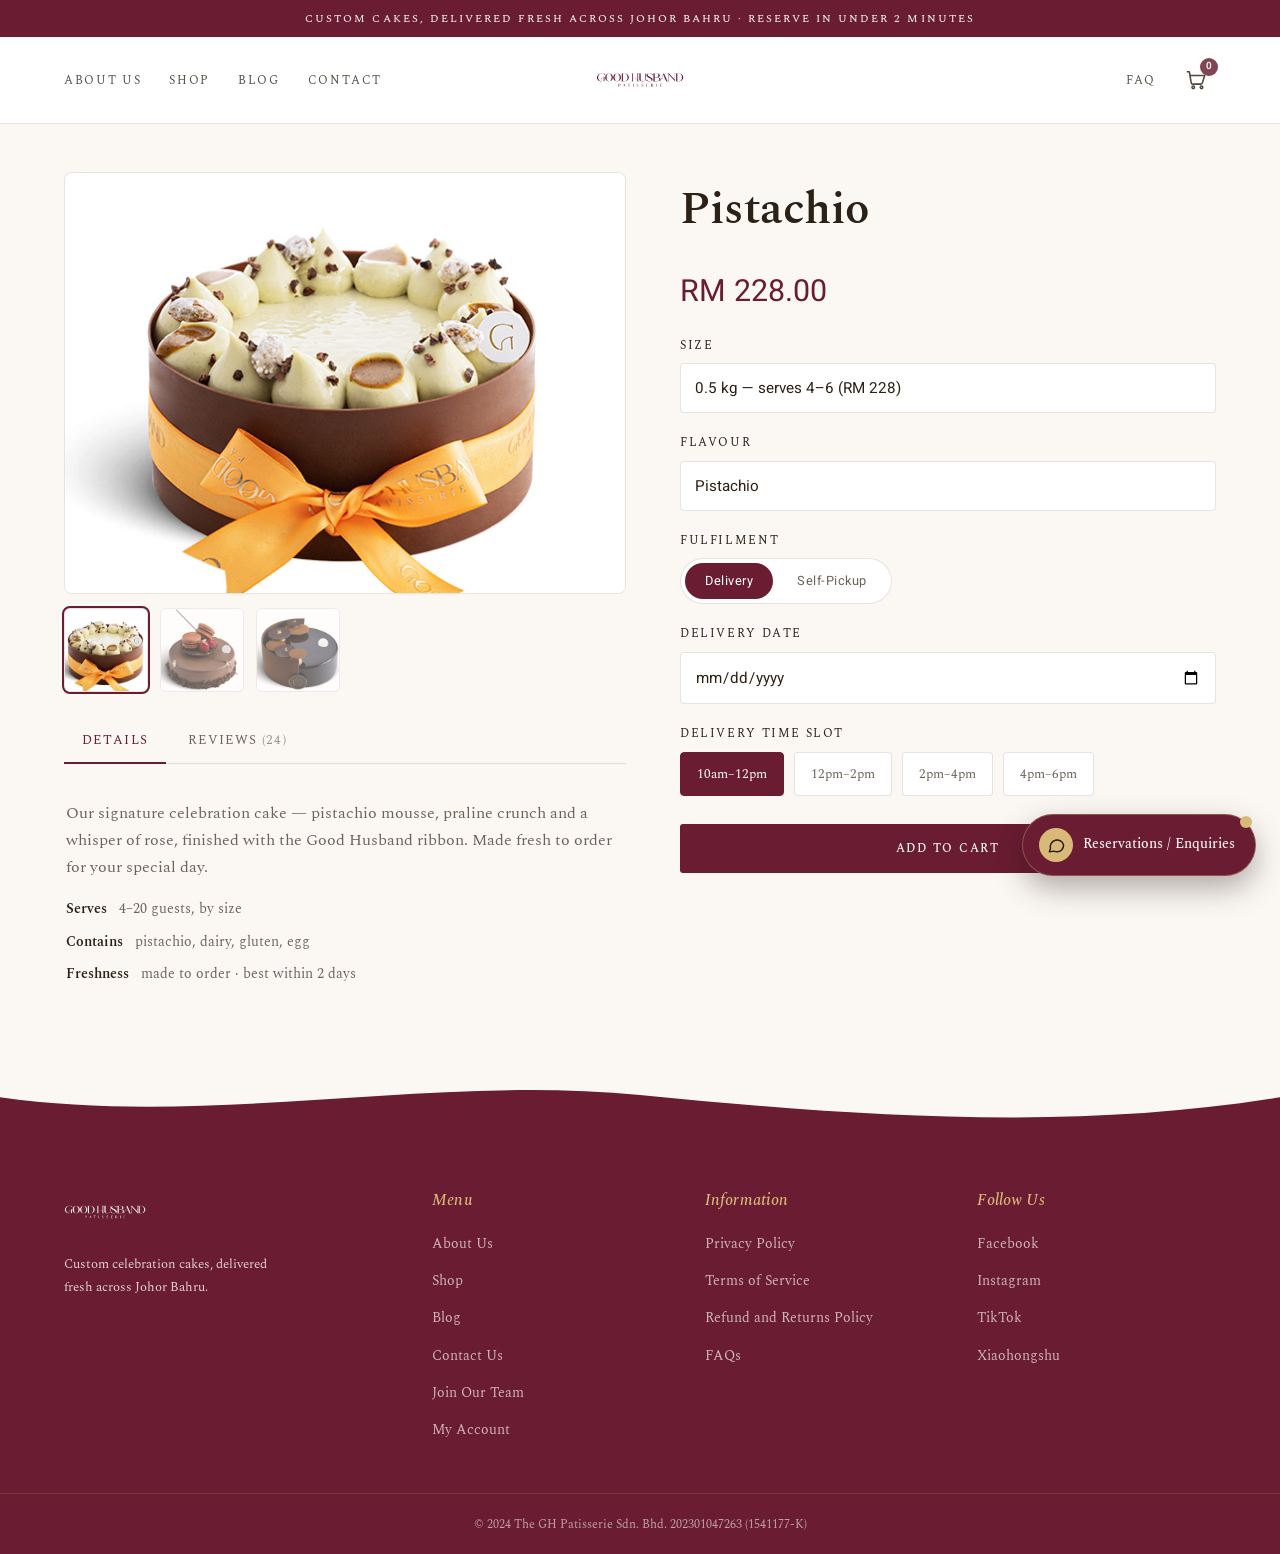
<file: product.html>
<!DOCTYPE html>
<html lang="en">
<head>
  <meta charset="UTF-8" />
  <meta name="viewport" content="width=device-width, initial-scale=1.0" />
  <title>Pistachio — Good Husband Patisserie</title>
  <meta name="description" content="Reserve the signature Pistachio cake. Choose size, flavour and delivery slot — or reserve on ManyChat in under 2 minutes." />
  <link rel="preconnect" href="https://fonts.googleapis.com" />
  <link rel="preconnect" href="https://fonts.gstatic.com" crossorigin />
  <link href="https://fonts.googleapis.com/css2?family=Cormorant+Garamond:ital,wght@0,500;0,600;1,500;1,600&family=Heebo:wght@300;400;500;600;700&family=Spectral:ital,wght@0,300;0,400;0,500;0,600;1,400;1,500&display=swap" rel="stylesheet" />
  <link rel="stylesheet" href="assets/css/styles.css" />
</head>
<body>

  <div class="topbar">Custom Cakes, Delivered Fresh Across Johor Bahru · Reserve in under 2 minutes</div>

  <!-- NAV -->
  <header class="nav">
    <div class="nav__inner">
      <nav class="nav__links" aria-label="Primary">
        <a href="about.html">About Us</a>
        <a href="shop.html">Shop</a>
        <a href="blog.html">Blog</a>
        <a href="#" onclick="openContact(); return false;">Contact</a>
      </nav>
      <div class="nav__brand">
        <a href="index.html"><img src="assets/img/logo-dark.png" alt="Good Husband Patisserie" /></a>
      </div>
      <div class="nav__right">
        <a href="faq.html" class="icon-link">FAQ</a>
        <button class="nav__toggle" aria-label="Menu">&#9776;</button>
      </div>
    </div>
  </header>

  <!-- PRODUCT DETAIL -->
  <main class="product">
    <div class="container">
      <div class="product__grid">
        <!-- Gallery -->
        <div class="gallery reveal reveal--left">
          <div class="gallery__main"><img src="assets/img/pistachio.jpg" alt="Pistachio cake" /></div>
          <div class="gallery__thumbs">
            <img class="active" src="assets/img/pistachio.jpg" alt="Pistachio" />
            <img src="assets/img/classic-chocolate.jpg" alt="Classic Chocolate" />
            <img src="assets/img/pnc.jpg" alt="Praline Noisette" />
          </div>

          <!-- Details / Reviews tab swap — sits under the image so the order form stays clean -->
          <div class="ptabs">
            <div class="ptabs__nav" role="tablist" aria-label="Product information">
              <button class="ptab active" type="button" data-tab="details" role="tab">Details</button>
              <button class="ptab" type="button" data-tab="reviews" role="tab">Reviews <span class="ptab__count">(24)</span></button>
            </div>

            <div class="ptabs__panel active" id="tab-details" role="tabpanel">
              <p class="pd__desc">Our signature celebration cake — pistachio mousse, praline crunch and a whisper of rose, finished with the Good Husband ribbon. Made fresh to order for your special day.</p>
              <ul class="pd__facts">
                <li><span>Serves</span> 4–20 guests, by size</li>
                <li><span>Contains</span> pistachio, dairy, gluten, egg</li>
                <li><span>Freshness</span> made to order · best within 2 days</li>
              </ul>
            </div>

            <div class="ptabs__panel" id="tab-reviews" role="tabpanel" hidden>
              <div class="reviews__summary">
                <div class="reviews__score">4.9<span>/ 5</span></div>
                <div>
                  <div class="stars" aria-hidden="true">★★★★★</div>
                  <p class="reviews__count">Based on 24 reviews</p>
                </div>
              </div>
              <div class="review">
                <div class="review__head"><strong>Nadia R.</strong><span class="stars" aria-label="5 out of 5">★★★★★</span></div>
                <p>Absolutely stunning for my mum's birthday — the pistachio was rich but not too sweet, and it arrived right on time.</p>
              </div>
              <div class="review">
                <div class="review__head"><strong>Wei Ling</strong><span class="stars" aria-label="5 out of 5">★★★★★</span></div>
                <p>Ordered the 1kg for a small gathering. Beautiful finish and the praline crunch is addictive. Will reorder.</p>
              </div>
              <div class="review">
                <div class="review__head"><strong>Amirul H.</strong><span class="stars" aria-label="4 out of 5">★★★★☆</span></div>
                <p>Delicious and elegant. Slightly earlier delivery window would've been perfect, but the cake itself was spot on.</p>
              </div>
              <p class="reviews__note">Placeholder reviews for the demo — connect your review source when ready.</p>
            </div>
          </div>
        </div>

        <!-- Details -->
        <div class="pd reveal reveal--right">
          <h1>Pistachio</h1>
          <div class="pd__price">RM 228.00</div>

          <!-- Ordering only — description moved under the image to reduce clutter -->
          <div class="field">
            <label for="size">Size</label>
            <select id="size">
              <option>0.5 kg — serves 4–6 (RM 228)</option>
              <option>1 kg — serves 8–10 (RM 308)</option>
              <option>1.5 kg — serves 12–15 (RM 368)</option>
              <option>2 kg — serves 18–20 (RM 428)</option>
            </select>
          </div>

          <div class="field">
            <label for="flavour">Flavour</label>
            <select id="flavour">
              <option>Pistachio</option>
              <option>Classic Chocolate</option>
              <option>Praline Noisette Chocolat</option>
              <option>Black Forest</option>
              <option>Ujicha Matcha</option>
            </select>
          </div>

          <!-- Fulfilment: delivery or self-pickup -->
          <div class="field">
            <label>Fulfilment</label>
            <div class="segmented" id="fulfilment" role="tablist">
              <button type="button" class="seg active" data-method="delivery">Delivery</button>
              <button type="button" class="seg" data-method="pickup">Self-Pickup</button>
            </div>
          </div>

          <!-- Pickup: choose an outlet to collect from (hidden until Pickup) -->
          <div class="field is-collapsed" id="outlet-field">
            <label for="outlet">Collect from outlet</label>
            <select id="outlet"></select>
            <p class="field__hint" id="outlet-hint"></p>
          </div>

          <div class="field">
            <label for="date" id="date-label">Delivery date</label>
            <input type="date" id="date" />
          </div>

          <div class="field">
            <label id="slot-label">Delivery time slot</label>
            <div class="slots">
              <div class="slot active">10am–12pm</div>
              <div class="slot">12pm–2pm</div>
              <div class="slot">2pm–4pm</div>
              <div class="slot">4pm–6pm</div>
            </div>
          </div>

          <!-- Direct purchase stays primary; ManyChat is a text link below -->
          <div class="pd__actions">
            <button class="btn btn-gold" data-add-cart>Add to Cart</button>
          </div>
        </div>
      </div>
    </div>
  </main>

  <!-- wave: cream → maroon footer -->
  <div class="wave wave--cream-maroon">
    <svg viewBox="0 0 1440 64" preserveAspectRatio="none" aria-hidden="true"><path d="M0,34 C240,60 480,14 720,32 C960,50 1200,64 1440,34 L1440,64 L0,64 Z"></path></svg>
  </div>

  <!-- FOOTER -->
  <footer class="footer">
    <div class="footer__cols">
      <div class="footer__brand">
        <img src="assets/img/logo-white.png" alt="Good Husband Patisserie" />
        <p>Custom celebration cakes, delivered fresh across Johor Bahru.</p>
      </div>
      <div>
        <h4>Menu</h4>
        <ul>
          <li><a href="about.html">About Us</a></li>
          <li><a href="shop.html">Shop</a></li>
          <li><a href="blog.html">Blog</a></li>
          <li><a href="#" onclick="openContact(); return false;">Contact Us</a></li>
          <li><a href="#">Join Our Team</a></li>
          <li><a href="#">My Account</a></li>
        </ul>
      </div>
      <div>
        <h4>Information</h4>
        <ul>
          <li><a href="#">Privacy Policy</a></li>
          <li><a href="#">Terms of Service</a></li>
          <li><a href="#">Refund and Returns Policy</a></li>
          <li><a href="faq.html">FAQs</a></li>
        </ul>
      </div>
      <div>
        <h4>Follow Us</h4>
        <ul>
          <li><a href="#">Facebook</a></li>
          <li><a href="#">Instagram</a></li>
          <li><a href="#">TikTok</a></li>
          <li><a href="#">Xiaohongshu</a></li>
        </ul>
      </div>
    </div>
    <div class="footer__bottom">© 2024 The GH Patisserie Sdn. Bhd. 202301047263 (1541177-K)</div>
  </footer>

  <script src="assets/js/manychat-widget.js"></script>
  <script src="assets/js/contact-modal.js"></script>
  <script src="assets/js/cart.js"></script>
  <script src="assets/js/main.js"></script>
  <script src="assets/js/scroll-fx.js"></script>
</body>
</html>
</file>
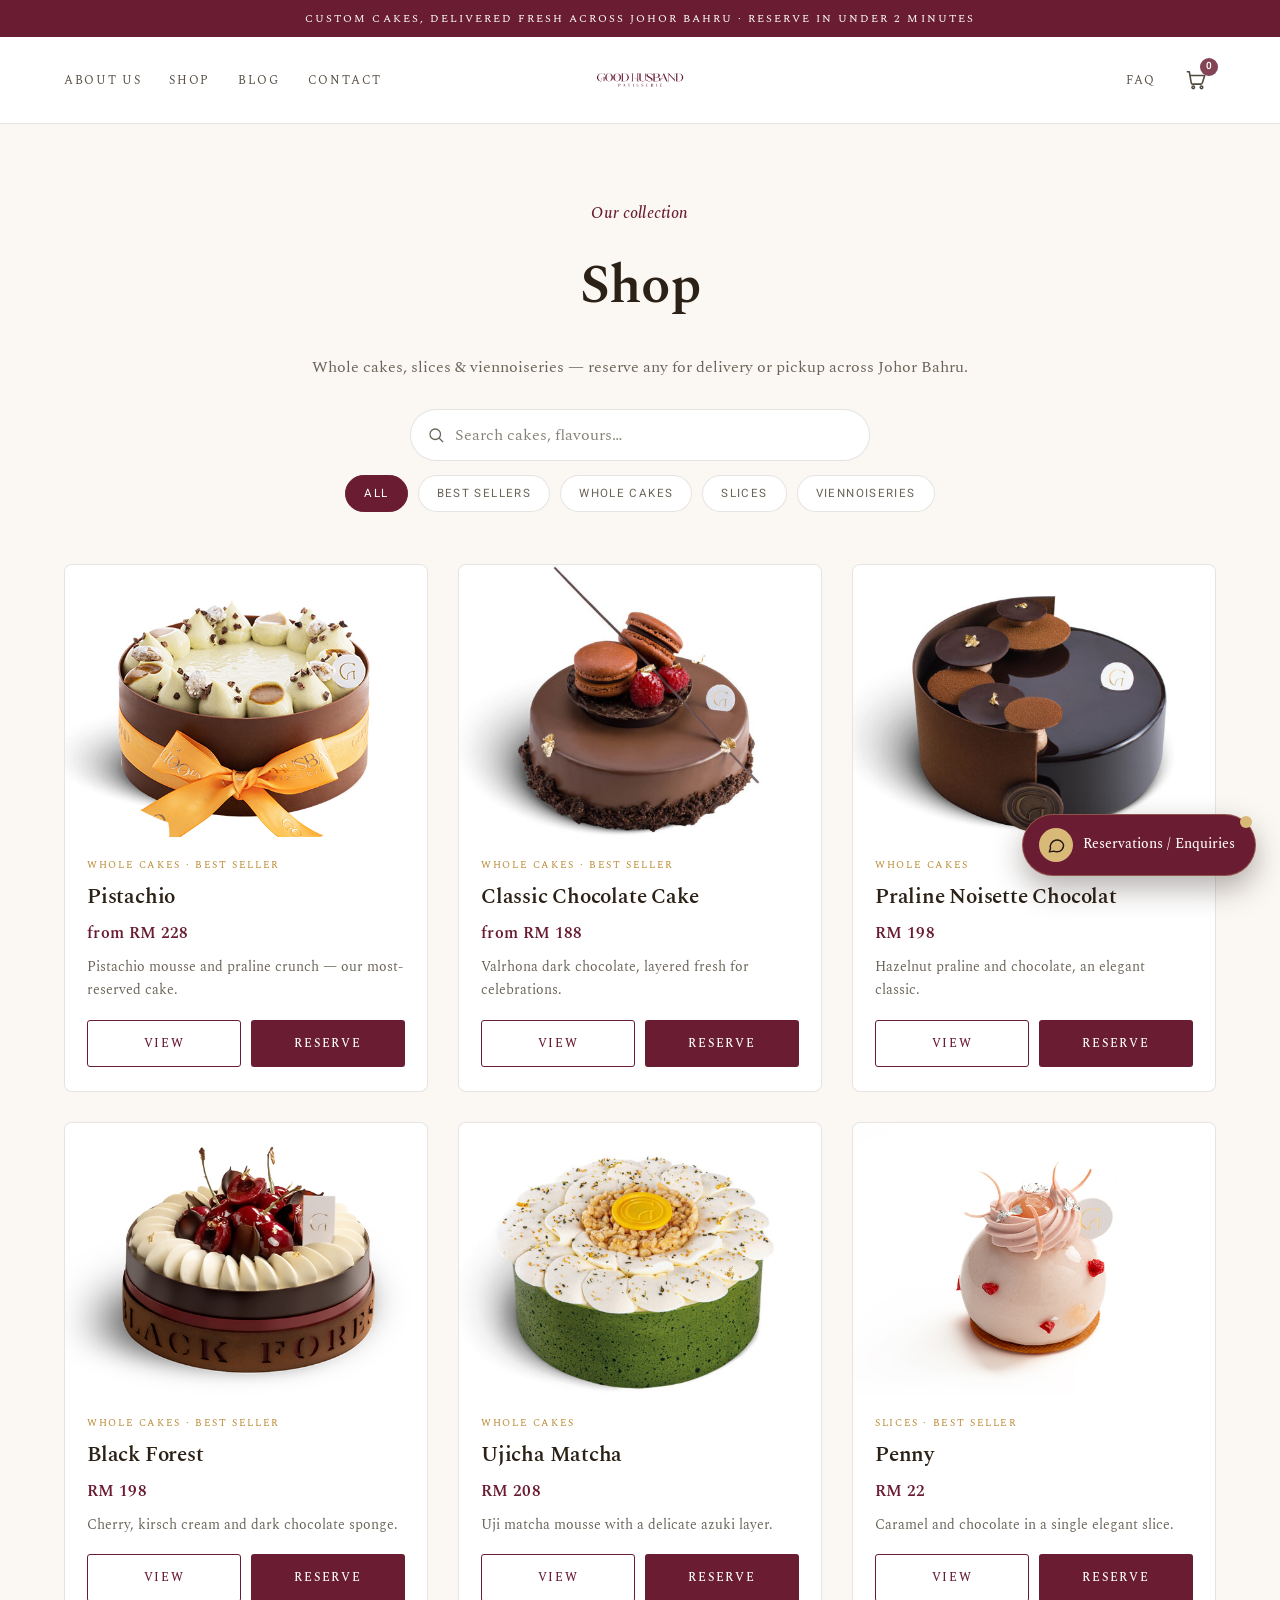
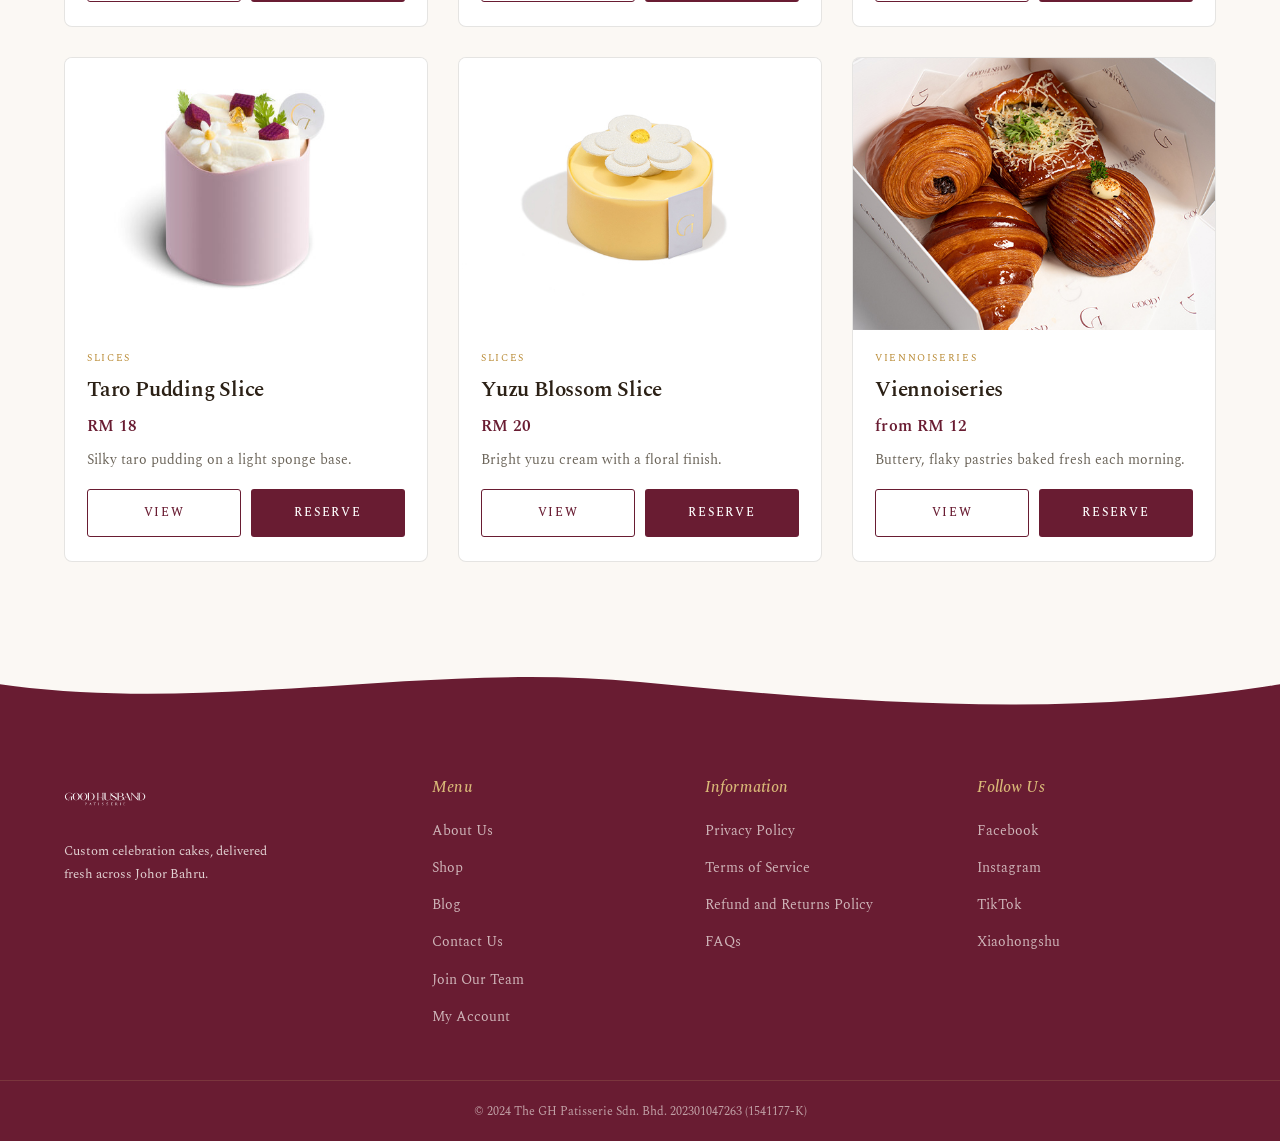
<file: shop.html>
<!DOCTYPE html>
<html lang="en">
<head>
  <meta charset="UTF-8" />
  <meta name="viewport" content="width=device-width, initial-scale=1.0" />
  <title>Shop — Good Husband Patisserie</title>
  <meta name="description" content="Browse our cakes, slices and viennoiseries. Reserve your celebration cake fresh across Johor Bahru." />
  <link rel="preconnect" href="https://fonts.googleapis.com" />
  <link rel="preconnect" href="https://fonts.gstatic.com" crossorigin />
  <link href="https://fonts.googleapis.com/css2?family=Cormorant+Garamond:ital,wght@0,500;0,600;1,500;1,600&family=Heebo:wght@300;400;500;600;700&family=Spectral:ital,wght@0,300;0,400;0,500;0,600;1,400;1,500&display=swap" rel="stylesheet" />
  <link rel="stylesheet" href="assets/css/styles.css" />
</head>
<body>

  <div class="topbar">Custom Cakes, Delivered Fresh Across Johor Bahru · Reserve in under 2 minutes</div>

  <!-- NAV -->
  <header class="nav">
    <div class="nav__inner">
      <nav class="nav__links" aria-label="Primary">
        <a href="about.html">About Us</a>
        <a href="shop.html">Shop</a>
        <a href="blog.html">Blog</a>
        <a href="#" onclick="openContact(); return false;">Contact</a>
      </nav>
      <div class="nav__brand">
        <a href="index.html"><img src="assets/img/logo-dark.png" alt="Good Husband Patisserie" /></a>
      </div>
      <div class="nav__right">
        <a href="faq.html" class="icon-link">FAQ</a>
        <button class="nav__toggle" aria-label="Menu">&#9776;</button>
      </div>
    </div>
  </header>

  <!-- SHOP HEAD + FILTER PILLS -->
  <section class="shop-head">
    <p class="eyebrow reveal">Our collection</p>
    <h1 class="reveal">Shop</h1>
    <p class="reveal">Whole cakes, slices &amp; viennoiseries — reserve any for delivery or pickup across Johor Bahru.</p>
    <form class="shop-search reveal" role="search" onsubmit="return false;">
      <svg viewBox="0 0 24 24" fill="none" stroke="currentColor" stroke-width="1.7" stroke-linecap="round" stroke-linejoin="round" aria-hidden="true"><circle cx="11" cy="11" r="7"/><path d="m21 21-4.3-4.3"/></svg>
      <input type="search" id="shop-search" placeholder="Search cakes, flavours…" aria-label="Search products" autocomplete="off" />
    </form>
    <div class="shop-toolbar" role="tablist" aria-label="Filter products">
      <button class="pill active" data-filter="all">All</button>
      <button class="pill" data-filter="best">Best Sellers</button>
      <button class="pill" data-filter="whole">Whole Cakes</button>
      <button class="pill" data-filter="slices">Slices</button>
      <button class="pill" data-filter="viennoiseries">Viennoiseries</button>
    </div>
  </section>

  <!-- PRODUCT GRID -->
  <section class="shop-grid">
    <div class="container">
      <div class="grid" data-stagger>

        <article class="card reveal" data-cat="whole best">
          <a class="card__img" href="product.html"><img src="assets/img/pistachio.jpg" alt="Pistachio" /></a>
          <div class="card__body">
            <span class="card__cat">Whole Cakes · Best Seller</span>
            <h3>Pistachio</h3>
            <span class="price">from RM 228</span>
            <p>Pistachio mousse and praline crunch — our most-reserved cake.</p>
            <div class="card__actions">
              <a class="btn btn-line" href="product.html">View</a>
              <button class="btn btn-gold" onclick="openManyChat()">Reserve</button>
            </div>
          </div>
        </article>

        <article class="card reveal" data-cat="whole best">
          <a class="card__img" href="product.html"><img src="assets/img/classic-chocolate.jpg" alt="Classic Chocolate Cake" /></a>
          <div class="card__body">
            <span class="card__cat">Whole Cakes · Best Seller</span>
            <h3>Classic Chocolate Cake</h3>
            <span class="price">from RM 188</span>
            <p>Valrhona dark chocolate, layered fresh for celebrations.</p>
            <div class="card__actions">
              <a class="btn btn-line" href="product.html">View</a>
              <button class="btn btn-gold" onclick="openManyChat()">Reserve</button>
            </div>
          </div>
        </article>

        <article class="card reveal" data-cat="whole">
          <a class="card__img" href="product.html"><img src="assets/img/pnc.jpg" alt="Praline Noisette Chocolat" /></a>
          <div class="card__body">
            <span class="card__cat">Whole Cakes</span>
            <h3>Praline Noisette Chocolat</h3>
            <span class="price">RM 198</span>
            <p>Hazelnut praline and chocolate, an elegant classic.</p>
            <div class="card__actions">
              <a class="btn btn-line" href="product.html">View</a>
              <button class="btn btn-gold" onclick="openManyChat()">Reserve</button>
            </div>
          </div>
        </article>

        <article class="card reveal" data-cat="whole best">
          <a class="card__img" href="product.html"><img src="assets/img/blackforest.jpg" alt="Black Forest" /></a>
          <div class="card__body">
            <span class="card__cat">Whole Cakes · Best Seller</span>
            <h3>Black Forest</h3>
            <span class="price">RM 198</span>
            <p>Cherry, kirsch cream and dark chocolate sponge.</p>
            <div class="card__actions">
              <a class="btn btn-line" href="product.html">View</a>
              <button class="btn btn-gold" onclick="openManyChat()">Reserve</button>
            </div>
          </div>
        </article>

        <article class="card reveal" data-cat="whole">
          <a class="card__img" href="product.html"><img src="assets/img/ujicha.jpg" alt="Ujicha matcha cake" /></a>
          <div class="card__body">
            <span class="card__cat">Whole Cakes</span>
            <h3>Ujicha Matcha</h3>
            <span class="price">RM 208</span>
            <p>Uji matcha mousse with a delicate azuki layer.</p>
            <div class="card__actions">
              <a class="btn btn-line" href="product.html">View</a>
              <button class="btn btn-gold" onclick="openManyChat()">Reserve</button>
            </div>
          </div>
        </article>

        <article class="card reveal" data-cat="slices best">
          <a class="card__img" href="product.html"><img src="assets/img/penny.jpg" alt="Penny slice" /></a>
          <div class="card__body">
            <span class="card__cat">Slices · Best Seller</span>
            <h3>Penny</h3>
            <span class="price">RM 22</span>
            <p>Caramel and chocolate in a single elegant slice.</p>
            <div class="card__actions">
              <a class="btn btn-line" href="product.html">View</a>
              <button class="btn btn-gold" onclick="openManyChat()">Reserve</button>
            </div>
          </div>
        </article>

        <article class="card reveal" data-cat="slices">
          <a class="card__img" href="product.html"><img src="assets/img/taro-slice.jpg" alt="Taro Pudding slice" /></a>
          <div class="card__body">
            <span class="card__cat">Slices</span>
            <h3>Taro Pudding Slice</h3>
            <span class="price">RM 18</span>
            <p>Silky taro pudding on a light sponge base.</p>
            <div class="card__actions">
              <a class="btn btn-line" href="product.html">View</a>
              <button class="btn btn-gold" onclick="openManyChat()">Reserve</button>
            </div>
          </div>
        </article>

        <article class="card reveal" data-cat="slices">
          <a class="card__img" href="product.html"><img src="assets/img/yuzu-slice.jpg" alt="Yuzu Blossom slice" /></a>
          <div class="card__body">
            <span class="card__cat">Slices</span>
            <h3>Yuzu Blossom Slice</h3>
            <span class="price">RM 20</span>
            <p>Bright yuzu cream with a floral finish.</p>
            <div class="card__actions">
              <a class="btn btn-line" href="product.html">View</a>
              <button class="btn btn-gold" onclick="openManyChat()">Reserve</button>
            </div>
          </div>
        </article>

        <article class="card reveal" data-cat="viennoiseries">
          <a class="card__img" href="product.html"><img src="assets/img/viennoiseries.jpg" alt="Viennoiseries" /></a>
          <div class="card__body">
            <span class="card__cat">Viennoiseries</span>
            <h3>Viennoiseries</h3>
            <span class="price">from RM 12</span>
            <p>Buttery, flaky pastries baked fresh each morning.</p>
            <div class="card__actions">
              <a class="btn btn-line" href="product.html">View</a>
              <button class="btn btn-gold" onclick="openManyChat()">Reserve</button>
            </div>
          </div>
        </article>

      </div>
      <p class="shop-empty" id="shop-empty" hidden>No treats match “<span></span>”. Try another flavour or clear your search.</p>
    </div>
  </section>

  <!-- wave: cream → maroon footer -->
  <div class="wave wave--cream-maroon">
    <svg viewBox="0 0 1440 64" preserveAspectRatio="none" aria-hidden="true"><path d="M0,34 C240,60 480,14 720,32 C960,50 1200,64 1440,34 L1440,64 L0,64 Z"></path></svg>
  </div>

  <!-- FOOTER -->
  <footer class="footer">
    <div class="footer__cols">
      <div class="footer__brand">
        <img src="assets/img/logo-white.png" alt="Good Husband Patisserie" />
        <p>Custom celebration cakes, delivered fresh across Johor Bahru.</p>
      </div>
      <div>
        <h4>Menu</h4>
        <ul>
          <li><a href="about.html">About Us</a></li>
          <li><a href="shop.html">Shop</a></li>
          <li><a href="blog.html">Blog</a></li>
          <li><a href="#" onclick="openContact(); return false;">Contact Us</a></li>
          <li><a href="#">Join Our Team</a></li>
          <li><a href="#">My Account</a></li>
        </ul>
      </div>
      <div>
        <h4>Information</h4>
        <ul>
          <li><a href="#">Privacy Policy</a></li>
          <li><a href="#">Terms of Service</a></li>
          <li><a href="#">Refund and Returns Policy</a></li>
          <li><a href="faq.html">FAQs</a></li>
        </ul>
      </div>
      <div>
        <h4>Follow Us</h4>
        <ul>
          <li><a href="#">Facebook</a></li>
          <li><a href="#">Instagram</a></li>
          <li><a href="#">TikTok</a></li>
          <li><a href="#">Xiaohongshu</a></li>
        </ul>
      </div>
    </div>
    <div class="footer__bottom">© 2024 The GH Patisserie Sdn. Bhd. 202301047263 (1541177-K)</div>
  </footer>

  <script src="assets/js/manychat-widget.js"></script>
  <script src="assets/js/contact-modal.js"></script>
  <script src="assets/js/cart.js"></script>
  <script src="assets/js/main.js"></script>
  <script src="assets/js/scroll-fx.js"></script>
</body>
</html>
</file>
<file: assets/css/styles.css>
/* ============================================================
   Good Husband Patisserie — "Reserve Your Celebration"
   Static prototype stylesheet.
   Aligned to the LIVE site brand:
   - Bright cream/white dominant layout
   - One dark chocolate (#241C10) campaign hero, echoing the
     real "Verte No.66 / Pre-Order Now" banner
   - Maroon/burgundy (#691C32) accents + footer (matches the logo)
   - Body type Heebo; elegant serif (echoing the logo) for display
   - Real product photography on clean white backgrounds
   ============================================================ */

:root {
  /* Palette — real brand hexes from goodhusbandpatisserie.com,
     now leaning into the brand's PASTEL side: cream base, terracotta
     accent, soft flavour-tinted section blends. Dark brown is retired
     as a background and kept only as ink for text. */
  --chocolate:        #241C10;   /* text ink only (no longer a bg) */
  --chocolate-soft:   #3a2c1a;
  --cream:            #fbf8f4;   /* page background */
  --cream-deep:       #efe6d6;   /* alternating sections (deep enough to read a wave) */
  --maroon:           #691C32;   /* primary accent + footer */
  --maroon-deep:      #521726;
  --terracotta:       #c15f3c;   /* warm rust accent (the pastel-set tone) */
  --terracotta-soft:  #e7a583;
  --gold:             #b98a34;   /* sparing amber (the ribbon tone) */
  --gold-soft:        #d9b978;
  --ink:              #2c2116;   /* headings — warm near-black */
  --ink-soft:         #6b6459;   /* body text */
  --paper:            #ffffff;
  --line:             rgba(44,33,22,0.12);

  /* Pastel flavour tints — soft blends used across sections */
  --blush:            #f7e7e3;   /* cherry / rose */
  --blush-deep:       #f0d5cf;
  --sage:             #e3ecd9;   /* pistachio / matcha */
  --sage-deep:        #d6e2ca;
  --butter:           #f8efd8;   /* uji-cha / vanilla */
  --peach:            #fae7d6;   /* praline / caramel */
  --lilac:            #efe8f0;   /* soft contrast */

  /* Type */
  --serif: "Cormorant Garamond", Georgia, "Times New Roman", serif;
  --sans:  "Heebo", "Helvetica Neue", Arial, sans-serif;
  --body:  "Spectral", Georgia, "Times New Roman", serif;  /* elegant serif body copy */

  --maxw: 1200px;
}

/* ---------- Reset ---------- */
* { box-sizing: border-box; }
html { scroll-behavior: smooth; }
body {
  margin: 0;
  font-family: var(--body);
  color: var(--ink-soft);
  background: var(--cream);
  line-height: 1.7;
  -webkit-font-smoothing: antialiased;
}
img { max-width: 100%; display: block; }
a { color: inherit; text-decoration: none; }
/* One serif system across the whole site: headers are serif + semibold,
   hierarchy comes from weight (bold headers) and style (italic labels) — no sans. */
h1, h2, h3, h4 { font-family: var(--body); font-weight: 600; color: var(--ink); margin: 0 0 .4em; letter-spacing: -0.01em; }
.container { width: 100%; max-width: var(--maxw); margin: 0 auto; padding: 0 24px; }

/* ---------- Buttons ---------- */
.btn {
  display: inline-flex; align-items: center; gap: .55em;
  font-family: var(--body); font-weight: 500;
  font-size: .78rem; letter-spacing: .14em; text-transform: uppercase;
  padding: 14px 30px; border-radius: 3px; cursor: pointer;
  border: 1px solid transparent; transition: all .22s ease;
  white-space: nowrap;
}
.btn-gold      { background: var(--maroon); color: #fff; }        /* PRIMARY (Reserve via ManyChat) */
.btn-gold:hover{ background: var(--maroon-deep); }
.btn-dark      { background: var(--terracotta); color: #fff; }
.btn-dark:hover{ background: #a94e2f; }
.btn-outline   { background: rgba(255,255,255,.5); color: var(--maroon); border-color: var(--maroon); }  /* on light pastel */
.btn-outline:hover { background: var(--maroon); color: #fff; }
.btn-line      { background: transparent; color: var(--maroon); border-color: var(--maroon); }          /* on light */
.btn-line:hover{ background: var(--maroon); color: #fff; }
.btn-chat-icon { width: 17px; height: 17px; }

/* ============================================================
   NAV — light header, centred real logo, maroon CTA
   ============================================================ */
.topbar {
  background: var(--maroon); color: #fff;
  font-size: .7rem; letter-spacing: .18em; text-transform: uppercase;
  text-align: center; padding: 9px 12px;
}
.nav {
  position: sticky; top: 0; z-index: 40;
  background: var(--paper); color: var(--ink);
  border-bottom: 1px solid var(--line);
}
.nav__inner {
  display: grid; grid-template-columns: 1fr auto 1fr; align-items: center;
  gap: 18px; padding: 16px 24px; max-width: var(--maxw); margin: 0 auto;
}
.nav__links { display: flex; gap: 28px; align-items: center; }
.nav__links a {
  font-size: .74rem; letter-spacing: .14em; text-transform: uppercase;
  color: var(--ink); opacity: .78; transition: opacity .2s, color .2s;
}
.nav__links a:hover { opacity: 1; color: var(--maroon); }
.nav__brand { text-align: center; }
.nav__brand img { height: 54px; width: auto; margin: 0 auto; }
.nav__right { display: flex; justify-content: flex-end; align-items: center; gap: 20px; }
.nav__right .icon-link { font-size: .74rem; letter-spacing: .14em; text-transform: uppercase; color: var(--ink); opacity: .78; }
.nav__right .icon-link:hover { opacity: 1; color: var(--maroon); }
/* Pinned campaign CTA — sits ALONGSIDE Shop, doesn't replace it */
.nav__cta { padding: 11px 20px; font-size: .66rem; }
.nav__toggle { display: none; background: none; border: 0; color: var(--ink); font-size: 1.4rem; cursor: pointer; }
@keyframes nav-drop { from { opacity: 0; transform: translateY(-8px); } to { opacity: 1; transform: none; } }

/* ============================================================
   CART — header icon + dropdown (built by cart.js)
   ============================================================ */
.cart { position: relative; display: flex; align-items: center; }
.cart__btn {
  position: relative; display: grid; place-items: center;
  width: 40px; height: 40px; padding: 0; border: 0; border-radius: 50%;
  background: transparent; color: var(--ink); cursor: pointer; opacity: .82; transition: .2s;
}
.cart__btn:hover, .cart__btn--filled { opacity: 1; color: var(--maroon); }
.cart__btn svg { width: 22px; height: 22px; }
.cart__badge {
  position: absolute; top: -2px; right: -2px; min-width: 18px; height: 18px;
  padding: 0 5px; border-radius: 10px; background: var(--maroon); color: #fff;
  font-family: var(--sans); font-size: .62rem; font-weight: 600;
  display: flex; align-items: center; justify-content: center; line-height: 1;
}

.cart__drawer {
  position: absolute; top: calc(100% + 16px); right: 0; z-index: 55;
  width: 360px; max-width: calc(100vw - 32px);
  background: var(--paper); border: 1px solid var(--line); border-radius: 14px;
  box-shadow: 0 26px 60px rgba(36,22,16,.28);
  display: none; flex-direction: column; overflow: hidden;
}
.cart.open .cart__drawer { display: flex; animation: mc-in .24s ease; }
.cart__drawer::before {
  content: ""; position: absolute; top: -7px; right: 12px; width: 13px; height: 13px;
  background: var(--paper); border-left: 1px solid var(--line); border-top: 1px solid var(--line);
  transform: rotate(45deg);
}
.cart__head {
  display: flex; align-items: center; justify-content: space-between;
  padding: 16px 18px; border-bottom: 1px solid var(--line);
  background: linear-gradient(120deg, var(--blush) 0%, #fbeee7 60%, var(--butter) 100%);
}
.cart__head h4 { margin: 0; font-size: 1.05rem; color: var(--maroon); }
.cart__close { background: none; border: 0; color: var(--maroon); font-size: 1.5rem; line-height: 1; cursor: pointer; opacity: .7; }
.cart__close:hover { opacity: 1; }

.cart__body { max-height: min(52vh, 420px); overflow-y: auto; }
.cart__empty { padding: 40px 24px; text-align: center; color: var(--ink-soft); font-size: .9rem; line-height: 1.7; }
.cart__empty a { color: var(--maroon); }
.cart__empty a:hover { text-decoration: underline; }

.cart-line { display: flex; gap: 12px; padding: 16px 18px; border-bottom: 1px solid var(--line); }
.cart-line__info { flex: 1; min-width: 0; }
.cart-line__name { font-family: var(--sans); font-weight: 600; font-size: .95rem; color: var(--ink); margin: 0 0 4px; }
.cart-line__meta { font-size: .76rem; color: var(--ink-soft); margin: 0 0 2px; line-height: 1.45; }
.cart-line__right { display: flex; flex-direction: column; align-items: flex-end; gap: 8px; flex-shrink: 0; }
.cart-line__rm { background: none; border: 0; color: var(--ink-soft); font-size: 1.2rem; line-height: 1; cursor: pointer; opacity: .6; }
.cart-line__rm:hover { opacity: 1; color: var(--maroon); }
.cart-line__price { font-family: var(--sans); font-size: .9rem; font-weight: 600; color: var(--maroon); margin: 0; }
.qty { display: inline-flex; align-items: center; border: 1px solid var(--line); border-radius: 40px; overflow: hidden; }
.qty__btn { width: 26px; height: 26px; border: 0; background: var(--paper); color: var(--maroon); font-size: 1rem; line-height: 1; cursor: pointer; transition: .15s; }
.qty__btn:hover { background: var(--maroon); color: #fff; }
.qty__n { min-width: 26px; text-align: center; font-family: var(--sans); font-size: .84rem; color: var(--ink); }

.cart__foot { padding: 16px 18px 18px; border-top: 1px solid var(--line); background: var(--cream); }
.cart__totals { display: flex; justify-content: space-between; align-items: baseline; font-family: var(--sans); }
.cart__totals span:first-child { font-size: .74rem; letter-spacing: .14em; text-transform: uppercase; color: var(--ink-soft); }
.cart__subtotal { font-size: 1.3rem; font-weight: 600; color: var(--maroon); }
.cart__hint { font-size: .74rem; color: var(--ink-soft); margin: 8px 0 14px; line-height: 1.5; }
.cart__checkout { width: 100%; justify-content: center; }

@media (max-width: 480px) {
  .cart__drawer { position: fixed; top: auto; bottom: 12px; right: 12px; left: 12px; width: auto; max-width: none; }
  .cart__drawer::before { display: none; }
}

/* ============================================================
   HERO — imported from Design (Hero.dc.html):
   clean patisserie scene + gold frame + live EB Garamond copy.
   ============================================================ */
.hero {
  position: relative; color: var(--ink); overflow: hidden;
  background-color: var(--cream);
}
.hero-shot { position: relative; width: 100%; margin: 0; }
.hero-shot__img {
  width: 100%; height: auto; aspect-ratio: 1024 / 719; object-fit: cover; display: block;
}
/* melt the image's lower edge into the cream base so the wave joins seamlessly */
.hero-shot::after {
  content: ""; position: absolute; left: 0; right: 0; bottom: -1px; height: 18%; z-index: 1;
  background: linear-gradient(to bottom, rgba(251,248,244,0), var(--cream));
  pointer-events: none;
}
/* Live copy overlaid on the light upper-left of the scene */
.hero-copy {
  position: absolute; left: 5.2%; top: 15%; width: 46%; z-index: 2;
  font-family: var(--body); color: #1c1a17; text-align: center;
}
.hero-copy h1 {
  margin: 0; font-family: inherit; font-weight: 600; color: #1c1a17;
  font-size: clamp(1.4rem, 3.25vw, 3rem); line-height: 1.1; letter-spacing: -0.01em;
  white-space: nowrap;
}
.hero-copy p {
  margin: 1.4% 0 0; font-weight: 400; color: #2a2622; width: 100%;
  font-size: clamp(1rem, 2.45vw, 2.15rem); line-height: 1.2;
}
/* Explore CTA — white, turns maroon on hover; centred under the copy */
.hero-explore {
  display: inline-flex; margin-top: 6%;
  background: #fff; color: var(--maroon); border: 1px solid var(--maroon);
  box-shadow: 0 8px 22px rgba(36,22,16,.12);
}
.hero-explore:hover { background: var(--maroon); color: #fff; }

/* Trust row sits centred under the shot */
.hero__trust {
  position: relative; z-index: 1;
  display: flex; justify-content: center; gap: 34px; flex-wrap: wrap;
  font-size: .72rem; letter-spacing: .08em; color: var(--ink-soft);
  padding: 18px 24px 40px;
}
.hero__trust span { display: flex; align-items: center; gap: 8px; }
.hero__trust b { color: var(--terracotta); font-weight: 600; }

/* Small screens: relax the nowrap headline so it doesn't overflow */
@media (max-width: 640px) {
  .hero-copy { top: 9%; width: 62%; }
  .hero-copy h1 { white-space: normal; }
  .hero-copy p { text-align: left; }
  .hero-explore { margin-top: 5%; padding: 9px 16px; font-size: .62rem; }
}
/* ============================================================
   SECTIONS
   ============================================================ */
.section { padding: 82px 0; position: relative; }
.section--cream { background: var(--cream); }
.section--cream-deep { background: var(--cream-deep); }
.section--paper { background: var(--paper); }
/* solid sage base + interior glows fading before the edges (seamless waves) */
.section--sage {
  background-color: var(--sage);
  background-image:
    radial-gradient(48% 46% at 88% 30%, var(--butter) 0%, transparent 62%),
    radial-gradient(46% 44% at 8% 70%, var(--blush) 0%, transparent 62%);
}
.section__head { text-align: center; max-width: 640px; margin: 0 auto 48px; }
.section__head .eyebrow {
  font-size: .72rem; letter-spacing: .26em; text-transform: uppercase;
  color: var(--maroon); margin-bottom: 12px;
}
.section__head h2 { font-size: clamp(2.1rem, 4vw, 3.1rem); }
.section__head p { color: var(--ink-soft); font-size: 1.02rem; }

/* Steps / how it works */
.steps { display: grid; grid-template-columns: repeat(4, 1fr); gap: 24px; }
.step { text-align: center; padding: 26px 18px; }
.step__num {
  width: 48px; height: 48px; margin: 0 auto 16px; border-radius: 50%;
  display: grid; place-items: center; font-family: var(--sans);
  font-size: 1.35rem; color: var(--maroon); border: 1px solid var(--maroon);
}
.step h3 { font-size: 1.3rem; }
.step p { font-size: .9rem; color: var(--ink-soft); margin: 0; }

/* ---------- Pre-order: concise copy + floating chat mockup ---------- */
.preorder {
  display: grid; grid-template-columns: 1fr 1fr; gap: 56px; align-items: center;
}
.preorder__copy .eyebrow {
  font-size: .72rem; letter-spacing: .26em; text-transform: uppercase;
  color: var(--maroon); margin-bottom: 14px;
}
.preorder__copy h2 { font-size: clamp(2rem, 3.6vw, 2.8rem); margin-bottom: 14px; }
.preorder__lead { color: var(--ink-soft); font-size: 1.05rem; max-width: 42ch; margin-bottom: 26px; }
.preorder__steps { list-style: none; margin: 0 0 30px; padding: 0; display: grid; gap: 14px; }
.preorder__steps li {
  display: flex; align-items: center; gap: 14px;
  font-size: 1rem; color: var(--ink);
}
.preorder__steps li span {
  flex-shrink: 0; width: 32px; height: 32px; border-radius: 50%;
  display: grid; place-items: center; font-family: var(--sans); font-size: .95rem;
  color: var(--maroon); border: 1px solid var(--maroon);
}

/* Floating chat-screen mockup (static replica of the ManyChat panel) */
.preorder__media { display: flex; justify-content: center; }
.chat-mock {
  width: 100%; max-width: 360px; border-radius: 18px; overflow: hidden;
  background: var(--paper); border: 1px solid rgba(217,185,120,.35);
  box-shadow: 0 30px 60px rgba(36,22,16,.22), 0 6px 16px rgba(36,22,16,.12);
  animation: chat-float 6s ease-in-out infinite;
}
@keyframes chat-float { 0%, 100% { transform: translateY(0); } 50% { transform: translateY(-12px); } }
.chat-mock__head { background: linear-gradient(120deg, var(--maroon) 0%, var(--maroon-deep) 100%); color: var(--cream); padding: 16px 18px; display: flex; align-items: center; gap: 12px; }
.chat-mock__avatar { width: 40px; height: 40px; border-radius: 50%; background: #fff; overflow: hidden; display: grid; place-items: center; flex-shrink: 0; border: 1px solid rgba(217,185,120,.55); }
.chat-mock__avatar svg { width: 22px; height: 22px; }
.chat-mock__avatar img { width: 100%; height: 100%; object-fit: cover; }
.chat-mock__head h4 { font-family: var(--body); font-weight: 600; font-size: 1.02rem; margin: 0; color: var(--cream); }
.chat-mock__status { font-size: .68rem; color: var(--gold-soft); display: flex; align-items: center; gap: 6px; letter-spacing: .04em; }
.chat-mock__status::before { content: ""; width: 7px; height: 7px; border-radius: 50%; background: #7fd17f; }
.chat-mock__brand { background: var(--maroon-deep); color: var(--gold-soft); font-size: .6rem; letter-spacing: .18em; text-transform: uppercase; text-align: center; padding: 5px; }
.chat-mock__body { padding: 18px 16px; background: var(--cream); display: flex; flex-direction: column; gap: 12px; }
.cm-msg { max-width: 86%; padding: 11px 14px; border-radius: 14px; font-size: .9rem; line-height: 1.5; }
.cm-msg--bot { background: var(--paper); color: var(--ink); border: 1px solid var(--line); border-top-left-radius: 4px; align-self: flex-start; }
.cm-msg--bot b { color: var(--ink); }
.cm-msg--user { background: var(--maroon); color: var(--cream); border-top-right-radius: 4px; align-self: flex-end; }
.cm-date {
  display: flex; align-items: center; justify-content: space-between;
  margin-top: 4px; padding: 12px 14px; border: 1px solid var(--line); border-radius: 8px;
  background: var(--paper); color: var(--ink-soft); font-size: .92rem;
}
.cm-date svg { width: 18px; height: 18px; }

@media (prefers-reduced-motion: reduce) { .chat-mock { animation: none; } }
@media (max-width: 860px) {
  .preorder { grid-template-columns: 1fr; gap: 40px; }
  .preorder__copy { text-align: center; }
  .preorder__lead { margin-left: auto; margin-right: auto; }
  .preorder__steps { max-width: 300px; margin-left: auto; margin-right: auto; text-align: left; }
}

/* Product grid / cards */
.grid { display: grid; grid-template-columns: repeat(3, 1fr); gap: 30px; }
.card {
  background: var(--paper); border: 1px solid var(--line);
  border-radius: 8px; overflow: hidden; transition: transform .25s, box-shadow .25s;
  display: flex; flex-direction: column;
}
.card:hover { transform: translateY(-4px); box-shadow: 0 20px 44px rgba(36,28,16,.14); }
.card__img { aspect-ratio: 4/3; background: #fff; overflow: hidden; }
.card__img img { width: 100%; height: 100%; object-fit: cover; transition: transform .4s ease; }
.card:hover .card__img img { transform: scale(1.05); }
.card__body { padding: 20px 22px 24px; display: flex; flex-direction: column; flex: 1; }
.card__cat { font-size: .64rem; letter-spacing: .16em; text-transform: uppercase; color: var(--gold); margin-bottom: 6px; }
.card__body h3 { font-size: 1.32rem; margin-bottom: 4px; }
.card__body .price { color: var(--maroon); font-weight: 600; letter-spacing: .02em; }
.card__body p { font-size: .86rem; color: var(--ink-soft); margin: 8px 0 18px; }
.card__actions { margin-top: auto; display: flex; gap: 10px; }
.card__actions .btn { flex: 1; justify-content: center; padding: 12px; }

/* Campaign band (soft pastel echo of the hero) */
.band {
  text-align: center; padding: 74px 0; position: relative; overflow: hidden; color: var(--ink);
  background-color: var(--blush);
  background-image:
    radial-gradient(55% 60% at 14% 50%, var(--peach) 0%, transparent 62%),
    radial-gradient(52% 60% at 88% 50%, var(--blush-deep) 0%, transparent 62%);
}
.band h2 { color: var(--maroon); font-size: clamp(1.9rem, 4vw, 2.8rem); }
.band p { color: var(--terracotta); font-family: var(--serif); font-style: italic; font-size: 1.25rem; margin-bottom: 26px; }

/* ============================================================
   SHOP (list) — filter pills + grid
   ============================================================ */
.shop-head { text-align: center; padding: 60px 24px 8px; }
.shop-head .eyebrow { font-size: .72rem; letter-spacing: .26em; text-transform: uppercase; color: var(--maroon); margin-bottom: 12px; }
.shop-head h1 { font-size: clamp(2.4rem, 5vw, 3.4rem); }
.shop-head p { color: var(--ink-soft); }
/* Search bar — sits above the tag filters */
.shop-search {
  display: flex; align-items: center; gap: 10px;
  width: 100%; max-width: 460px; margin: 28px auto 6px;
  padding: 0 16px; background: var(--paper);
  border: 1px solid var(--line); border-radius: 40px; transition: border-color .2s;
}
.shop-search:focus-within { border-color: var(--maroon); }
.shop-search svg { width: 18px; height: 18px; color: var(--ink-soft); flex-shrink: 0; }
.shop-search input {
  flex: 1; border: 0; outline: none; background: transparent;
  font-family: var(--body); font-size: .98rem; color: var(--ink);
  padding: 13px 0;
}
.shop-search input::placeholder { color: var(--ink-soft); opacity: .8; }
.shop-search input::-webkit-search-cancel-button { cursor: pointer; }

.shop-empty { text-align: center; color: var(--ink-soft); font-size: 1.02rem; padding: 30px 24px 0; }
.shop-empty span { color: var(--maroon); }

.shop-toolbar { display: flex; flex-wrap: wrap; gap: 10px; justify-content: center; margin: 14px auto 4px; }
.pill {
  font-family: var(--sans); font-size: .72rem; letter-spacing: .12em; text-transform: uppercase;
  padding: 9px 18px; border-radius: 40px; border: 1px solid var(--line);
  background: var(--paper); color: var(--ink-soft); cursor: pointer; transition: .2s;
}
.pill:hover { border-color: var(--maroon); color: var(--maroon); }
.pill.active { background: var(--maroon); color: #fff; border-color: var(--maroon); }
.shop-grid { padding: 40px 0 84px; }
.card.is-hidden { display: none; }

/* ============================================================
   PRODUCT DETAIL
   ============================================================ */
.product { padding: 48px 0 72px; background: var(--cream); }
.product__grid { display: grid; grid-template-columns: 1.05fr 1fr; gap: 54px; }
.gallery__main { border-radius: 8px; overflow: hidden; background: #fff; border: 1px solid var(--line); aspect-ratio: 4/3; }
.gallery__main img { width: 100%; height: 100%; object-fit: cover; }
.gallery__thumbs { display: flex; gap: 12px; margin-top: 14px; }
.gallery__thumbs img { width: 84px; aspect-ratio: 1/1; object-fit: cover; border-radius: 6px; cursor: pointer; opacity: .65; background: #fff; border: 1px solid var(--line); }
.gallery__thumbs img:hover, .gallery__thumbs img.active { opacity: 1; outline: 2px solid var(--maroon); }
.pd__crumbs { font-style: italic; font-size: .92rem; letter-spacing: .01em; color: var(--ink-soft); margin-bottom: 14px; }
.pd__crumbs a:hover { color: var(--maroon); }
.pd h1 { font-size: clamp(2rem, 4vw, 2.8rem); }
.pd__price { font-family: var(--sans); font-size: 1.9rem; color: var(--maroon); margin: 4px 0 18px; }
.pd__desc { color: var(--ink-soft); margin-bottom: 26px; }
.field { margin-bottom: 20px; }
.field label { display: block; font-size: .72rem; letter-spacing: .14em; text-transform: uppercase; color: var(--ink); margin-bottom: 8px; }
.field select, .field input {
  width: 100%; padding: 13px 14px; font-family: var(--sans); font-size: .95rem;
  color: var(--ink); background: var(--paper);
  border: 1px solid var(--line); border-radius: 4px; appearance: none;
}
.field select:focus, .field input:focus { outline: none; border-color: var(--maroon); }
.slots { display: flex; flex-wrap: wrap; gap: 10px; }
.slot { padding: 10px 16px; font-size: .82rem; border: 1px solid var(--line); border-radius: 4px; background: var(--paper); cursor: pointer; transition: .2s; }
.slot:hover { border-color: var(--maroon); }
.slot.active { background: var(--maroon); color: #fff; border-color: var(--maroon); }
.pd__actions { display: flex; gap: 14px; margin-top: 28px; flex-wrap: wrap; }
.pd__actions .btn { flex: 1 1 auto; justify-content: center; }
.pd__note { margin-top: 18px; font-size: .84rem; color: var(--ink-soft); }
.pd__note a { color: var(--maroon); text-decoration: underline; }

/* Details / Reviews tab swap (under the gallery) */
.ptabs { margin-top: 26px; }
.ptabs__nav { display: flex; gap: 4px; border-bottom: 1px solid var(--line); }
.ptab {
  font-family: var(--body); font-size: .82rem; letter-spacing: .1em; text-transform: uppercase;
  padding: 12px 18px; border: 0; background: none; color: var(--ink-soft); cursor: pointer;
  border-bottom: 2px solid transparent; margin-bottom: -1px; transition: color .2s, border-color .2s;
}
.ptab:hover { color: var(--maroon); }
.ptab.active { color: var(--maroon); border-bottom-color: var(--maroon); }
.ptab__count { opacity: .7; }
.ptabs__panel { padding: 20px 2px 0; }
.ptabs__panel[hidden] { display: none; }
.ptabs__panel .pd__desc { margin-bottom: 16px; }
.pd__facts { list-style: none; margin: 0; padding: 0; display: grid; gap: 8px; }
.pd__facts li { font-size: .9rem; color: var(--ink-soft); }
.pd__facts li span { color: var(--ink); font-weight: 600; margin-right: 8px; }

/* Reviews */
.reviews__summary { display: flex; align-items: center; gap: 18px; padding-bottom: 18px; margin-bottom: 8px; border-bottom: 1px solid var(--line); }
.reviews__score { font-size: 2.4rem; font-weight: 600; color: var(--maroon); line-height: 1; }
.reviews__score span { font-size: 1rem; color: var(--ink-soft); font-weight: 400; margin-left: 4px; }
.reviews__count { font-size: .82rem; color: var(--ink-soft); margin: 4px 0 0; }
.stars { color: var(--gold); letter-spacing: 2px; font-size: .95rem; }
.review { padding: 16px 0; border-bottom: 1px solid var(--line); }
.review__head { display: flex; align-items: center; justify-content: space-between; margin-bottom: 6px; }
.review__head strong { color: var(--ink); font-weight: 600; }
.review p { font-size: .9rem; color: var(--ink-soft); margin: 0; }
.reviews__note { font-size: .78rem; font-style: italic; color: var(--ink-soft); margin-top: 14px; }

/* Fulfilment toggle (Delivery / Self-Pickup) */
.segmented { display: inline-flex; border: 1px solid var(--line); border-radius: 40px; padding: 4px; background: var(--paper); gap: 4px; }
.seg {
  font-family: var(--sans); font-size: .8rem; letter-spacing: .04em;
  padding: 9px 20px; border: 0; border-radius: 40px; cursor: pointer;
  background: transparent; color: var(--ink-soft); transition: .18s;
}
.seg:hover { color: var(--maroon); }
.seg.active { background: var(--maroon); color: #fff; }
.field__hint { font-size: .8rem; color: var(--ink-soft); margin: -8px 0 20px; line-height: 1.5; }
#outlet-hint { margin: 8px 0 0; color: var(--gold); }
.field.is-collapsed { display: none; }

/* ============================================================
   FAQ
   ============================================================ */
.faq-hero {
  text-align: center; padding: 74px 24px 64px; position: relative; overflow: hidden; color: var(--ink);
  background-color: var(--cream);
  background-image:
    radial-gradient(60% 70% at 84% 8%, var(--sage) 0%, transparent 62%),
    radial-gradient(58% 68% at 8% 20%, var(--blush) 0%, transparent 62%),
    radial-gradient(60% 60% at 55% 30%, var(--butter) 0%, transparent 60%);
}
.faq-hero h1 { color: var(--maroon); font-size: clamp(2.4rem, 5vw, 3.4rem); }
.faq-hero p { color: var(--terracotta); }
.faq-cats { display: flex; flex-wrap: wrap; gap: 10px; justify-content: center; margin-top: 24px; }
.faq-cats a {
  font-size: .68rem; letter-spacing: .1em; text-transform: uppercase;
  padding: 8px 15px; border: 1px solid rgba(193,95,60,.35); border-radius: 40px;
  color: var(--terracotta); background: rgba(255,255,255,.5); transition: .2s;
}
.faq-cats a:hover { background: var(--maroon); color: #fff; border-color: var(--maroon); }
.faq-section { padding: 54px 0; }
.faq-cat { margin-bottom: 44px; scroll-margin-top: 90px; }
.faq-cat > h2 { font-size: 1.8rem; padding-bottom: 12px; border-bottom: 2px solid var(--line); margin-bottom: 6px; }
.qa { border-bottom: 1px solid var(--line); }
.qa__q {
  width: 100%; text-align: left; background: none; border: 0; cursor: pointer;
  font-family: var(--sans); font-weight: 500; font-size: 1.12rem; color: var(--ink);
  padding: 18px 40px 18px 0; position: relative;
}
.qa__q::after { content: "+"; position: absolute; right: 6px; top: 50%; transform: translateY(-50%); font-family: var(--sans); font-size: 1.3rem; color: var(--maroon); }
.qa.open .qa__q::after { content: "\2212"; }
.qa__a { max-height: 0; overflow: hidden; transition: max-height .3s ease; color: var(--ink-soft); }
.qa.open .qa__a { max-height: 400px; }
.qa__a p { padding: 0 40px 20px 0; margin: 0; }
.qa--new .qa__q::before {
  content: "New"; margin-right: 10px; font-family: var(--sans); font-size: .56rem;
  letter-spacing: .16em; text-transform: uppercase; color: #fff;
  background: var(--maroon); padding: 3px 8px; border-radius: 20px; vertical-align: middle;
}

/* ============================================================
   FOOTER — maroon
   ============================================================ */
.footer { background: var(--maroon); color: rgba(251,248,244,.82); }
/* Blend the CTA fill from the wave colour (maroon-deep, top) into the
   main footer maroon (bottom) so both the wave join and the footer join
   are seamless — no colour step at either edge. */
.footer__cta { background: linear-gradient(var(--maroon-deep) 0%, var(--maroon) 100%); text-align: center; padding: 42px 24px; border-bottom: 1px solid rgba(217,185,120,.18); }
.footer__cta h3 { color: var(--cream); font-size: 1.7rem; }
.footer__cta p { color: var(--gold-soft); margin-bottom: 20px; }
.footer__cols { display: grid; grid-template-columns: 1.4fr 1fr 1fr 1fr; gap: 34px; max-width: var(--maxw); margin: 0 auto; padding: 56px 24px 40px; }
.footer__brand img { height: 50px; width: auto; filter: brightness(0) invert(1); opacity: .95; }
.footer__brand p { font-size: .84rem; margin-top: 16px; max-width: 30ch; }
.footer h4 { font-family: var(--sans); font-weight: 600; font-size: .72rem; letter-spacing: .2em; text-transform: uppercase; color: var(--gold-soft); margin-bottom: 16px; }
.footer ul { list-style: none; margin: 0; padding: 0; }
.footer li { margin-bottom: 10px; }
.footer li a { font-size: .88rem; opacity: .85; transition: opacity .2s; }
.footer li a:hover { opacity: 1; color: var(--gold-soft); }
.footer__bottom { border-top: 1px solid rgba(217,185,120,.16); text-align: center; padding: 20px 24px; font-size: .74rem; color: rgba(251,248,244,.6); }

/* ============================================================
   CONTACT MODAL — pops over any page (built by contact-modal.js)
   ============================================================ */
.modal-overlay {
  position: fixed; inset: 0; z-index: 80;
  background: rgba(20,14,7,.62); backdrop-filter: blur(2px);
  display: none; align-items: flex-start; justify-content: center;
  padding: 40px 16px; overflow-y: auto;
}
.modal-overlay.open { display: flex; animation: modal-fade .22s ease; }
@keyframes modal-fade { from { opacity: 0; } to { opacity: 1; } }

.contact-modal {
  position: relative; width: 100%; max-width: 560px; margin: auto;
  background: var(--cream); border-radius: 14px; overflow: hidden;
  box-shadow: 0 40px 90px rgba(20,14,7,.5);
  animation: modal-rise .28s ease;
}
@keyframes modal-rise { from { opacity: 0; transform: translateY(18px);} to { opacity: 1; transform: none; } }
.contact-modal__head {
  color: var(--ink);
  padding: 30px 32px 26px; text-align: center; position: relative;
  background:
    radial-gradient(80% 120% at 90% 0%, var(--peach) 0%, rgba(250,231,214,0) 60%),
    linear-gradient(120deg, var(--blush) 0%, #fbeee7 60%, var(--butter) 100%);
  border-bottom: 1px solid var(--line);
}
.contact-modal__head .eyebrow { font-size: .68rem; letter-spacing: .26em; text-transform: uppercase; color: var(--terracotta); margin-bottom: 10px; }
.contact-modal__head h2 { color: var(--maroon); font-size: 1.9rem; margin: 0 0 6px; }
.contact-modal__head p { color: var(--ink-soft); font-size: .9rem; margin: 0; }
.contact-modal__close {
  position: absolute; top: 14px; right: 16px; background: none; border: 0;
  color: var(--maroon); font-size: 1.7rem; line-height: 1; cursor: pointer; opacity: .7;
}
.contact-modal__close:hover { opacity: 1; color: var(--terracotta); }

.contact-modal__body { padding: 26px 32px 32px; }
.branch {
  padding: 18px 0; border-bottom: 1px solid var(--line);
  display: grid; grid-template-columns: 1fr auto; gap: 8px 18px; align-items: start;
}
.branch:first-child { padding-top: 4px; }
.branch__name { font-family: var(--sans); font-weight: 600; font-size: 1.05rem; color: var(--ink); margin: 0 0 4px; }
.branch__tag { display: inline-block; font-size: .56rem; letter-spacing: .16em; text-transform: uppercase; color: var(--maroon); border: 1px solid var(--maroon); padding: 2px 8px; border-radius: 20px; margin-left: 8px; vertical-align: middle; }
.branch__addr { font-size: .84rem; color: var(--ink-soft); margin: 0 0 4px; max-width: 34ch; }
.branch__hours { font-size: .78rem; color: var(--gold); letter-spacing: .02em; margin: 0; }
.branch__call {
  align-self: center; white-space: nowrap; font-size: .72rem; letter-spacing: .1em; text-transform: uppercase;
  color: var(--maroon); border: 1px solid var(--maroon); border-radius: 40px; padding: 9px 16px; transition: .2s;
}
.branch__call:hover { background: var(--maroon); color: #fff; }

.contact-meta { display: flex; flex-wrap: wrap; gap: 8px 28px; margin: 22px 0 6px; font-size: .88rem; }
.contact-meta a { color: var(--maroon); }
.contact-meta a:hover { text-decoration: underline; }
.contact-meta__label { color: var(--ink-soft); letter-spacing: .12em; text-transform: uppercase; font-size: .66rem; display: block; margin-bottom: 2px; }
.contact-social { display: flex; gap: 16px; margin-top: 14px; font-size: .78rem; letter-spacing: .06em; }
.contact-social a { color: var(--ink-soft); }
.contact-social a:hover { color: var(--maroon); }
.contact-modal__cta { margin-top: 26px; text-align: center; }
.contact-modal__cta .btn { width: 100%; justify-content: center; }
.contact-modal__cta small { display: block; margin-top: 12px; font-size: .78rem; color: var(--ink-soft); }

@media (max-width: 480px) {
  .branch { grid-template-columns: 1fr; }
  .branch__call { justify-self: start; }
}

/* ============================================================
   BLOG — journal listing, themed to match the prototype
   ============================================================ */
.blog-hero {
  text-align: center; padding: 74px 24px 64px; position: relative; overflow: hidden; color: var(--ink);
  background-color: var(--cream);
  background-image:
    radial-gradient(60% 70% at 84% 8%, var(--butter) 0%, transparent 62%),
    radial-gradient(58% 68% at 8% 20%, var(--lilac) 0%, transparent 62%),
    radial-gradient(60% 60% at 55% 30%, var(--blush) 0%, transparent 60%);
}
.blog-hero .eyebrow { font-size: .72rem; letter-spacing: .26em; text-transform: uppercase; color: var(--terracotta); margin-bottom: 12px; }
.blog-hero h1 { color: var(--maroon); font-size: clamp(2.4rem, 5vw, 3.4rem); }
.blog-hero p { color: var(--ink-soft); max-width: 46ch; margin: 8px auto 0; }
.blog-cats { display: flex; flex-wrap: wrap; gap: 10px; justify-content: center; margin-top: 26px; }
.blog-cats a {
  font-size: .68rem; letter-spacing: .1em; text-transform: uppercase;
  padding: 8px 15px; border: 1px solid rgba(193,95,60,.35); border-radius: 40px;
  color: var(--terracotta); background: rgba(255,255,255,.55); transition: .2s; cursor: pointer;
}
.blog-cats a:hover, .blog-cats a.active { background: var(--maroon); color: #fff; border-color: var(--maroon); }

.blog-section { padding: 60px 0 84px; }

/* Community stories — static, alternating full-width rows */
.stories { display: grid; gap: 72px; }
.story { display: grid; grid-template-columns: 1fr 1fr; gap: 50px; align-items: center; }
.story:nth-child(even) .story__media, .story--reverse .story__media { order: 2; }
.story__media { border-radius: 14px; overflow: hidden; background: #fff; aspect-ratio: 4/3; box-shadow: 0 24px 50px rgba(36,28,16,.16); }
.story__media img { width: 100%; height: 100%; object-fit: cover; }
/* full-height portrait photos (about page) — show the whole shot, no hard crop */
.story__media--photo { aspect-ratio: auto; background: var(--paper); }
.story__media--photo img { height: auto; }
.story__tag { font-style: italic; color: var(--terracotta); font-size: 1rem; margin-bottom: 10px; }
.story__copy h2 { font-size: clamp(1.7rem, 3.2vw, 2.5rem); line-height: 1.12; margin-bottom: 14px; }
.story__copy p { color: var(--ink-soft); margin-bottom: 18px; max-width: 46ch; }
.story__meta { font-size: .74rem; letter-spacing: .06em; color: var(--ink-soft); display: flex; align-items: center; gap: 10px; margin-bottom: 22px; }
.story__meta .dot { width: 3px; height: 3px; border-radius: 50%; background: var(--gold); }

@media (max-width: 800px) {
  .stories { gap: 54px; }
  .story { grid-template-columns: 1fr; gap: 26px; }
  .story__media, .story:nth-child(even) .story__media { order: -1; }
}

/* ============================================================
   MANYCHAT WIDGET (floating, bottom-right) — replaces WhatsApp bubble
   ============================================================ */
.mc-launcher { position: fixed; right: 24px; bottom: 24px; z-index: 60; display: flex; align-items: center; gap: 12px; }
.mc-bubble {
  display: flex; align-items: center; gap: 10px;
  background: var(--maroon); color: var(--cream);
  padding: 13px 20px 13px 16px; border-radius: 40px;
  box-shadow: 0 12px 30px rgba(36,22,16,.35); cursor: pointer;
  font-family: var(--body); font-size: .88rem; font-weight: 500;
  border: 1px solid rgba(217,185,120,.35); transition: transform .2s, background .2s;
}
.mc-bubble:hover { transform: translateY(-2px); background: var(--maroon-deep); }
.mc-bubble__icon { width: 34px; height: 34px; border-radius: 50%; background: var(--gold-soft); display: grid; place-items: center; flex-shrink: 0; }
.mc-bubble__icon svg { width: 19px; height: 19px; }
.mc-bubble__pulse { position: absolute; right: 4px; top: 2px; width: 12px; height: 12px; }
.mc-bubble__pulse::before { content: ""; position: absolute; inset: 0; border-radius: 50%; background: var(--gold-soft); animation: mc-pulse 2s infinite; }
@keyframes mc-pulse { 0% { box-shadow: 0 0 0 0 rgba(217,185,120,.6);} 70%{ box-shadow:0 0 0 10px rgba(217,185,120,0);} 100%{box-shadow:0 0 0 0 rgba(217,185,120,0);} }

.mc-panel {
  position: fixed; right: 24px; bottom: 92px; z-index: 61;
  width: 370px; max-width: calc(100vw - 32px); height: 560px; max-height: calc(100vh - 130px);
  background: var(--paper); border-radius: 14px; overflow: hidden;
  box-shadow: 0 26px 60px rgba(36,22,16,.4); display: none; flex-direction: column;
  border: 1px solid rgba(217,185,120,.35);
}
.mc-panel.open { display: flex; animation: mc-in .28s ease; }
@keyframes mc-in { from { opacity: 0; transform: translateY(14px);} to {opacity:1; transform: none;} }
.mc-head { background: linear-gradient(120deg, var(--maroon) 0%, var(--maroon-deep) 100%); color: var(--cream); padding: 16px 18px; display: flex; align-items: center; gap: 12px; }
.mc-head__avatar { width: 40px; height: 40px; border-radius: 50%; background: #fff; overflow: hidden; display: grid; place-items: center; flex-shrink: 0; border: 1px solid rgba(217,185,120,.55); }
.mc-head__avatar svg { width: 22px; height: 22px; }
.mc-head__avatar img { width: 100%; height: 100%; object-fit: cover; }
.mc-head h4 { font-family: var(--body); font-weight: 600; font-size: 1.05rem; margin: 0; color: var(--cream); }
.mc-head .status { font-size: .68rem; color: var(--gold-soft); display: flex; align-items: center; gap: 6px; letter-spacing: .06em; }
.mc-head .status::before { content: ""; width: 7px; height: 7px; border-radius: 50%; background: #7fd17f; }
.mc-head__close { margin-left: auto; background: none; border: 0; color: var(--cream); font-size: 1.4rem; cursor: pointer; opacity: .8; }
.mc-head__close:hover { opacity: 1; }
.mc-brandbar { background: var(--maroon-deep); color: var(--gold-soft); font-size: .6rem; letter-spacing: .18em; text-transform: uppercase; text-align: center; padding: 5px; }

.mc-body { flex: 1; overflow-y: auto; padding: 18px 16px; background: var(--cream); display: flex; flex-direction: column; gap: 12px; }
.mc-msg { max-width: 84%; padding: 11px 14px; border-radius: 14px; font-size: .9rem; line-height: 1.5; animation: mc-in .25s ease; }
.mc-msg--bot { background: var(--paper); color: var(--ink); border: 1px solid var(--line); border-top-left-radius: 4px; align-self: flex-start; }
.mc-msg--user { background: var(--maroon); color: var(--cream); border-top-right-radius: 4px; align-self: flex-end; }
.mc-msg--summary { background: #fff; border: 1px dashed var(--maroon); color: var(--ink); align-self: stretch; max-width: 100%; }
.mc-msg--summary b { color: var(--maroon); }
.mc-summary-row { display: flex; justify-content: space-between; gap: 14px; padding: 4px 0; border-bottom: 1px dotted var(--line); font-size: .84rem; }
.mc-summary-row span:first-child { color: var(--ink-soft); white-space: nowrap; }
.mc-summary-row span:last-child { text-align: right; }
.mc-summary-row:last-child { border-bottom: 0; }

.mc-typing { display: flex; gap: 4px; padding: 12px 14px; align-self: flex-start; }
.mc-typing span { width: 7px; height: 7px; border-radius: 50%; background: var(--maroon); opacity: .5; animation: mc-blink 1.2s infinite; }
.mc-typing span:nth-child(2){ animation-delay:.2s;} .mc-typing span:nth-child(3){ animation-delay:.4s;}
@keyframes mc-blink { 0%,60%,100%{opacity:.3;} 30%{opacity:1;} }

.mc-quick { display: flex; flex-wrap: wrap; gap: 8px; padding: 12px 16px; background: var(--cream); border-top: 1px solid var(--line); }
.mc-quick button { font-family: var(--body); font-size: .86rem; padding: 9px 14px; cursor: pointer; background: var(--paper); color: var(--maroon); border: 1px solid var(--maroon); border-radius: 40px; transition: .18s; }
.mc-quick button:hover { background: var(--maroon); color: #fff; }
.mc-quick input[type="date"], .mc-quick input[type="text"] { flex: 1 1 100%; padding: 10px 12px; border: 1px solid var(--line); border-radius: 6px; font-family: var(--body); font-size: .9rem; }
.mc-quick input[type="text"]:focus { outline: none; border-color: var(--maroon); }

/* ============================================================
   MOTION — scroll-reveal + parallax (driven by scroll-fx.js)
   ============================================================ */
.reveal {
  opacity: 0; transform: translateY(28px);
  transition: opacity .7s cubic-bezier(.22,.61,.36,1), transform .7s cubic-bezier(.22,.61,.36,1);
  will-change: opacity, transform;
}
.reveal--left  { transform: translateX(-34px); }
.reveal--right { transform: translateX(34px); }
.reveal--zoom  { transform: scale(.94); }
.reveal.in { opacity: 1; transform: none; }

/* Decorative bake photos that drift behind sections (parallax orbs) */
.bake-orb {
  position: absolute; border-radius: 50%; overflow: hidden; pointer-events: none;
  z-index: 0; opacity: .38; will-change: transform;
  -webkit-mask-image: radial-gradient(circle, #000 52%, transparent 72%);
          mask-image: radial-gradient(circle, #000 52%, transparent 72%);
}
.bake-orb img { width: 100%; height: 100%; object-fit: cover; }
/* keep real content above the orbs */
.section .container, .band .container, .hero__inner { position: relative; z-index: 1; }

@media (prefers-reduced-motion: reduce) {
  .reveal { opacity: 1 !important; transform: none !important; transition: none !important; }
  .bake-orb, [data-parallax] { transform: none !important; }
}

/* ============================================================
   VISUAL INTEREST — wave dividers, texture, hierarchy
   ============================================================ */
/* Wave dividers — the div background is the section ABOVE's solid base;
   the SVG path is filled with --wave-fill = the section BELOW's solid base.
   Because every colored section carries a solid base colour at its edges,
   the two colours meet flush inside the wave and no straight seam shows. */
.wave { display: block; line-height: 0; position: relative;
  /* overlap neighbours by 1px so no subpixel gap shows at the joins */
  margin: -1px 0; }
.wave svg { display: block; width: 100%; height: 74px; }
.wave svg path { fill: var(--wave-fill, var(--cream)); }
@media (max-width: 700px) { .wave svg { height: 46px; } }

.wave--cream-sage   { background: var(--cream);      --wave-fill: var(--sage); }
.wave--sage-deep    { background: var(--sage);       --wave-fill: var(--cream-deep); }
.wave--deep-blush   { background: var(--cream-deep);  --wave-fill: var(--blush); }
.wave--blush-maroon { background: var(--blush);       --wave-fill: var(--maroon-deep); }
.wave--cream-maroon { background: var(--cream);       --wave-fill: var(--maroon); }
.wave--deep-cream   { background: var(--cream-deep);  --wave-fill: var(--cream); }
.wave--cream-paper  { background: var(--cream);       --wave-fill: var(--paper); }
.wave--paper-deep   { background: var(--paper);       --wave-fill: var(--cream-deep); }

.tex-dots { background-image: radial-gradient(rgba(105,28,50,.06) 1.5px, transparent 1.6px); background-size: 26px 26px; }
.tex-dots-gold { background-image: radial-gradient(rgba(217,185,120,.14) 1.6px, transparent 1.7px); background-size: 24px 24px; }

.flourish { display: flex; align-items: center; justify-content: center; gap: 12px; margin: 0 auto 16px; color: var(--maroon); }
.flourish::before, .flourish::after { content: ""; height: 1px; width: 48px; background: linear-gradient(90deg, transparent, var(--maroon)); }
.flourish::after { background: linear-gradient(90deg, var(--maroon), transparent); }
.flourish svg { width: 18px; height: 18px; }

/* ---------- Our Masterpieces (real photos, elevated centre) ---------- */
.masterpieces {
  position: relative; overflow: hidden;
  background-color: var(--cream-deep);
  background-image:
    radial-gradient(50% 44% at 86% 40%, var(--sage) 0%, transparent 62%),
    radial-gradient(46% 42% at 8% 58%, var(--blush) 0%, transparent 62%);
}
/* Filter tags under the heading */
.mp-filters { display: flex; flex-wrap: wrap; gap: 10px; justify-content: center; margin-top: 18px; }

/* Carousel */
.mp-carousel { position: relative; margin-top: 40px; }
.mp-track {
  display: flex; gap: 24px; overflow-x: auto; scroll-snap-type: x mandatory;
  scroll-behavior: smooth; padding: 6px 4px 22px;
  scrollbar-width: none; -ms-overflow-style: none;
}
.mp-track::-webkit-scrollbar { display: none; }
.mp-card {
  flex: 0 0 300px; scroll-snap-align: start;
  background: var(--paper); border: 1px solid var(--line); border-radius: 12px;
  overflow: hidden; display: flex; flex-direction: column;
  box-shadow: 0 14px 34px rgba(36,28,16,.10); transition: transform .25s, box-shadow .25s;
}
.mp-card:hover { transform: translateY(-5px); box-shadow: 0 26px 48px rgba(36,28,16,.18); }
.mp-card.is-hidden { display: none; }
.mp-card__photo { position: relative; display: block; aspect-ratio: 4/3; overflow: hidden; background: #fff; }
.mp-card__photo img { width: 100%; height: 100%; object-fit: cover; transition: transform .4s ease; }
.mp-card:hover .mp-card__photo img { transform: scale(1.05); }
.mp-card__tag { position: absolute; top: 12px; left: 12px; font-size: .58rem; letter-spacing: .16em; text-transform: uppercase; color: #fff; background: var(--maroon); padding: 4px 10px; border-radius: 40px; }
.mp-card__body { padding: 18px 20px 20px; display: flex; flex-direction: column; flex: 1; }
.mp-card__body h3 { font-size: 1.35rem; margin: 0 0 6px; }
.mp-card__body h3 a:hover { color: var(--maroon); }
.mp-card__body p { font-size: .86rem; color: var(--ink-soft); margin: 0 0 16px; }
.mp-card__foot { margin-top: auto; display: flex; align-items: center; justify-content: space-between; gap: 12px; }
.mp-card__foot .price { color: var(--maroon); font-weight: 600; font-size: 1.02rem; }
.mp-card__foot .btn { padding: 10px 16px; font-size: .62rem; }

/* Prev / next controls */
.mp-nav {
  position: absolute; top: 40%; transform: translateY(-50%); z-index: 3;
  width: 46px; height: 46px; border-radius: 50%; border: 1px solid var(--line);
  background: var(--paper); color: var(--maroon); font-size: 1.5rem; line-height: 1;
  cursor: pointer; box-shadow: 0 10px 24px rgba(36,28,16,.18);
  display: grid; place-items: center; transition: .2s;
}
.mp-nav:hover { background: var(--maroon); color: #fff; border-color: var(--maroon); }
.mp-nav--prev { left: -12px; }
.mp-nav--next { right: -12px; }

/* ---------- Responsive ---------- */
@media (max-width: 960px) {
  .mp-nav { display: none; }
}
@media (max-width: 900px) {
  .nav__inner { grid-template-columns: auto 1fr auto; }
  .nav__toggle { display: block; }
  /* Mobile / tablet dropdown — light themed, slides down under the header */
  .nav__links {
    display: none;
    position: absolute; top: 100%; left: 0; right: 0;
    flex-direction: column; align-items: stretch; gap: 0;
    background: var(--paper); border-top: 1px solid var(--line);
    border-bottom: 1px solid var(--line);
    box-shadow: 0 22px 40px rgba(44,33,22,.14);
    padding: 6px 0; z-index: 45;
  }
  .nav__links.open { display: flex; animation: nav-drop .22s ease; }
  .nav__links a { padding: 14px 24px; opacity: .9; }
  .nav__links a:hover { background: var(--blush); color: var(--maroon); opacity: 1; }
  .nav__toggle.open { color: var(--maroon); }
  .hero__inner, .product__grid, .steps, .grid, .footer__cols { grid-template-columns: 1fr; }
  .steps { grid-template-columns: repeat(2, 1fr); }
  .grid { grid-template-columns: 1fr 1fr; }
  .hero__media { order: -1; max-width: 360px; margin: 0 auto; }
  .hero::before { display: none; }
}
@media (max-width: 560px) {
  .grid, .steps { grid-template-columns: 1fr; }
  .nav__cta span.long { display: none; }
  .mc-bubble__label { display: none; }
}

/* ============================================================
   TYPE HIERARCHY — one serif system, sleeker.
   Eyebrows/labels become italic serif (no shouty uppercase);
   hierarchy reads through weight (headers) + style (labels).
   ============================================================ */
.eyebrow,
.section__head .eyebrow,
.shop-head .eyebrow,
.preorder__copy .eyebrow,
.blog-hero .eyebrow,
.contact-modal__head .eyebrow,
.faq-hero p,
.footer h4 {
  font-family: var(--body); font-style: italic; font-weight: 500;
  text-transform: none; letter-spacing: .01em;
}
.section__head .eyebrow, .shop-head .eyebrow, .preorder__copy .eyebrow,
.blog-hero .eyebrow, .contact-modal__head .eyebrow { font-size: 1.02rem; }
.footer h4 { font-size: 1rem; }
</file>
